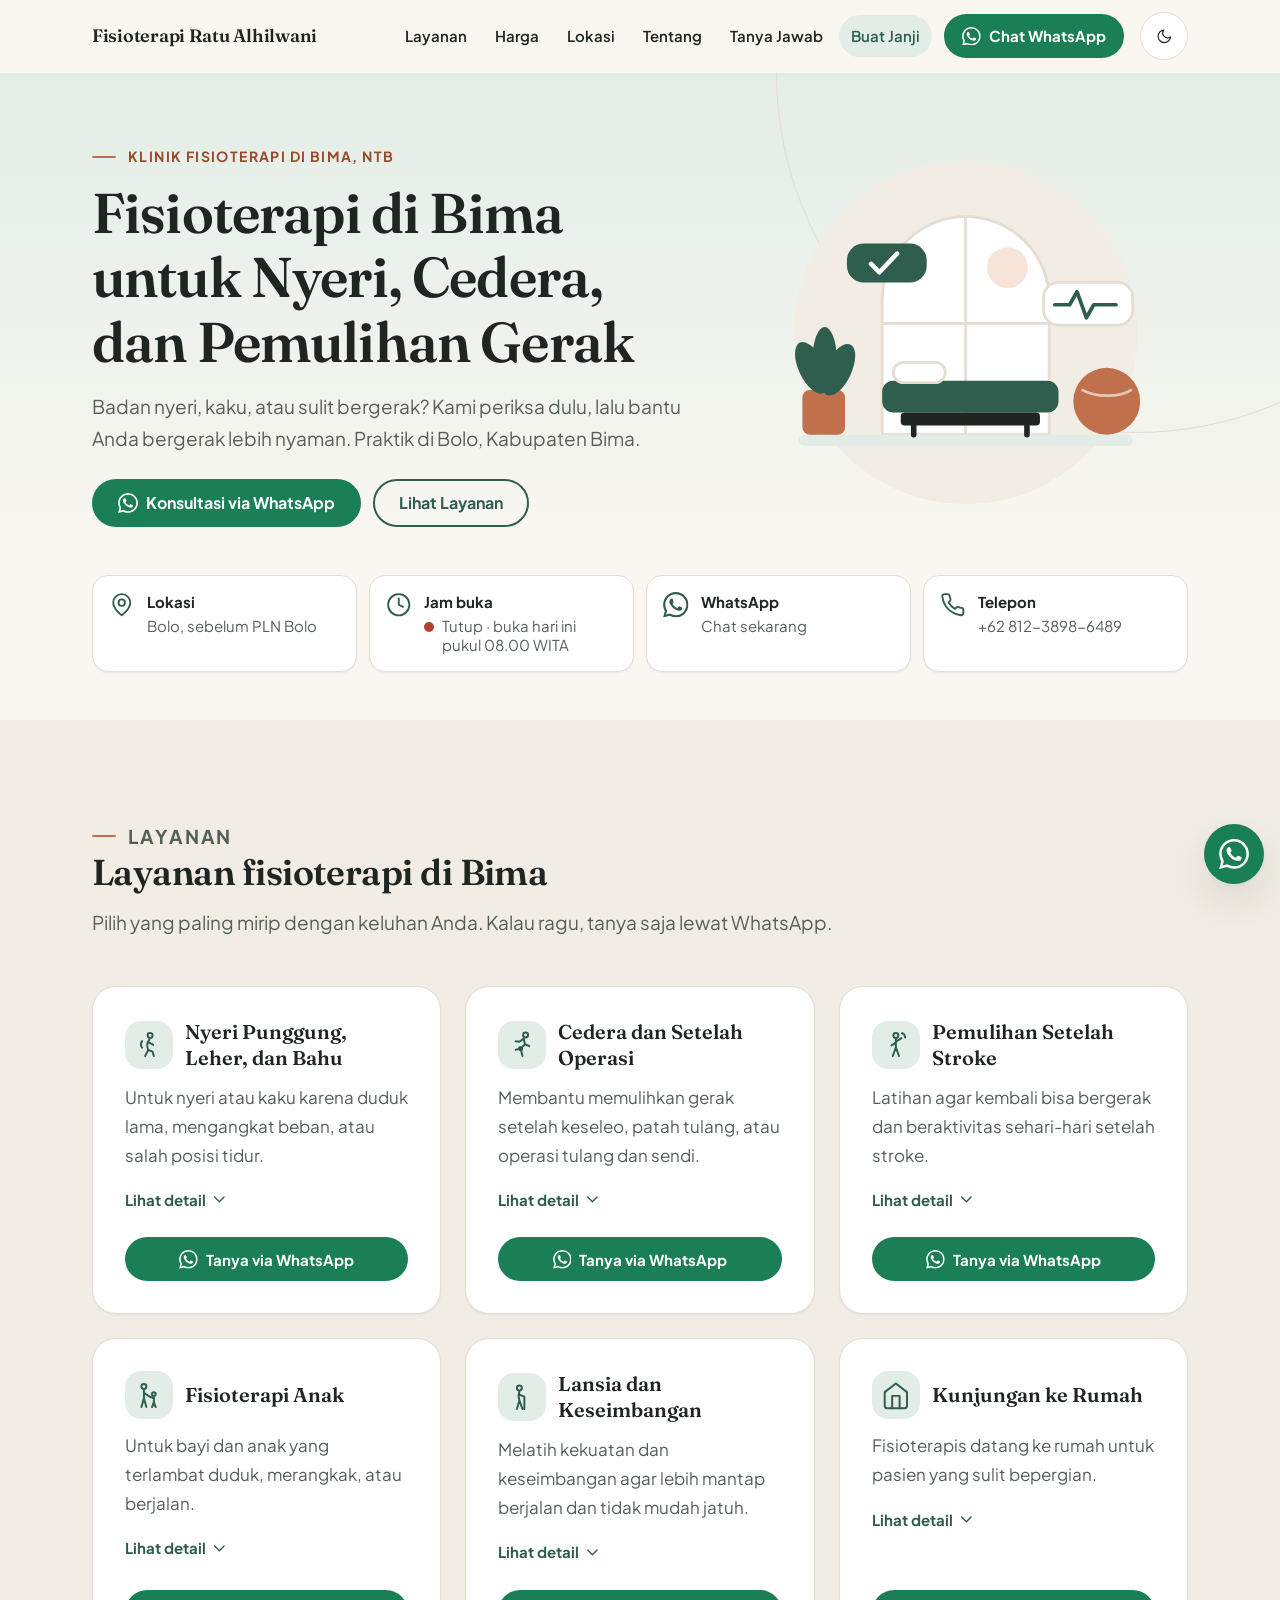
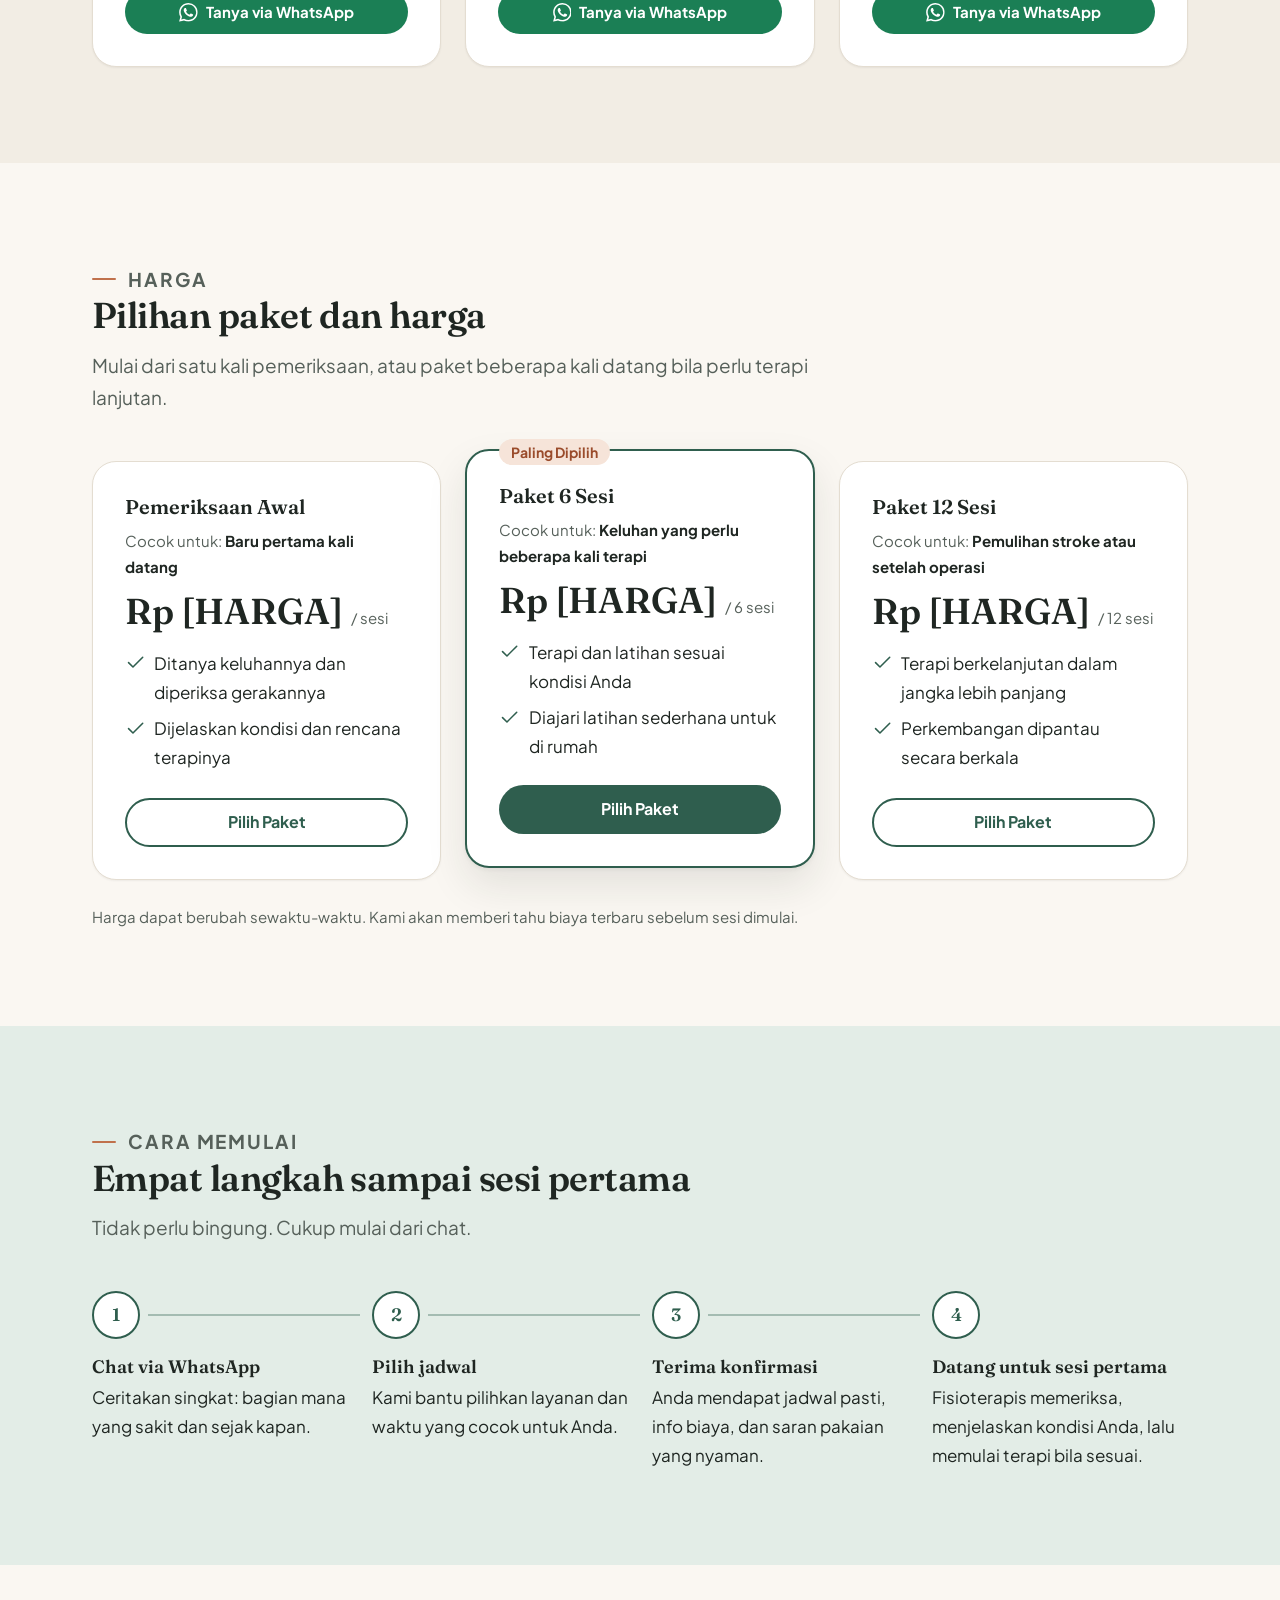
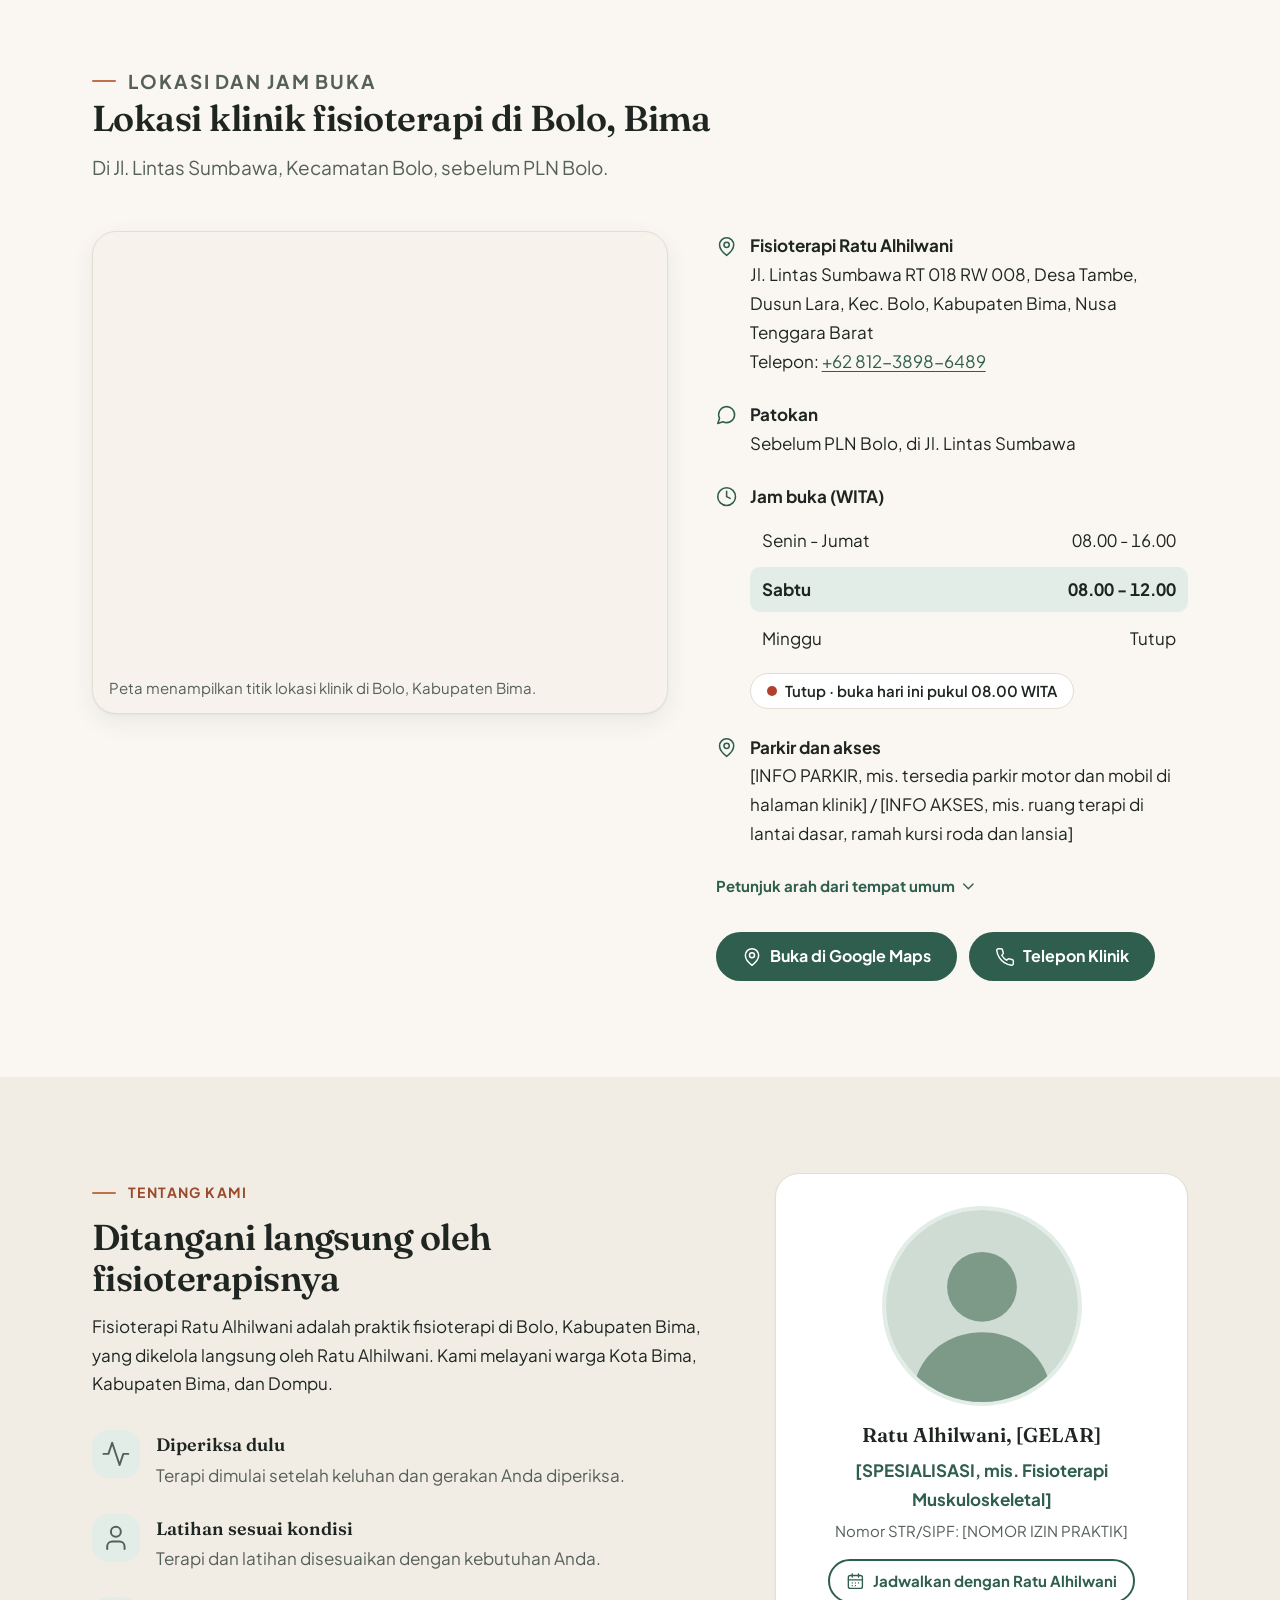
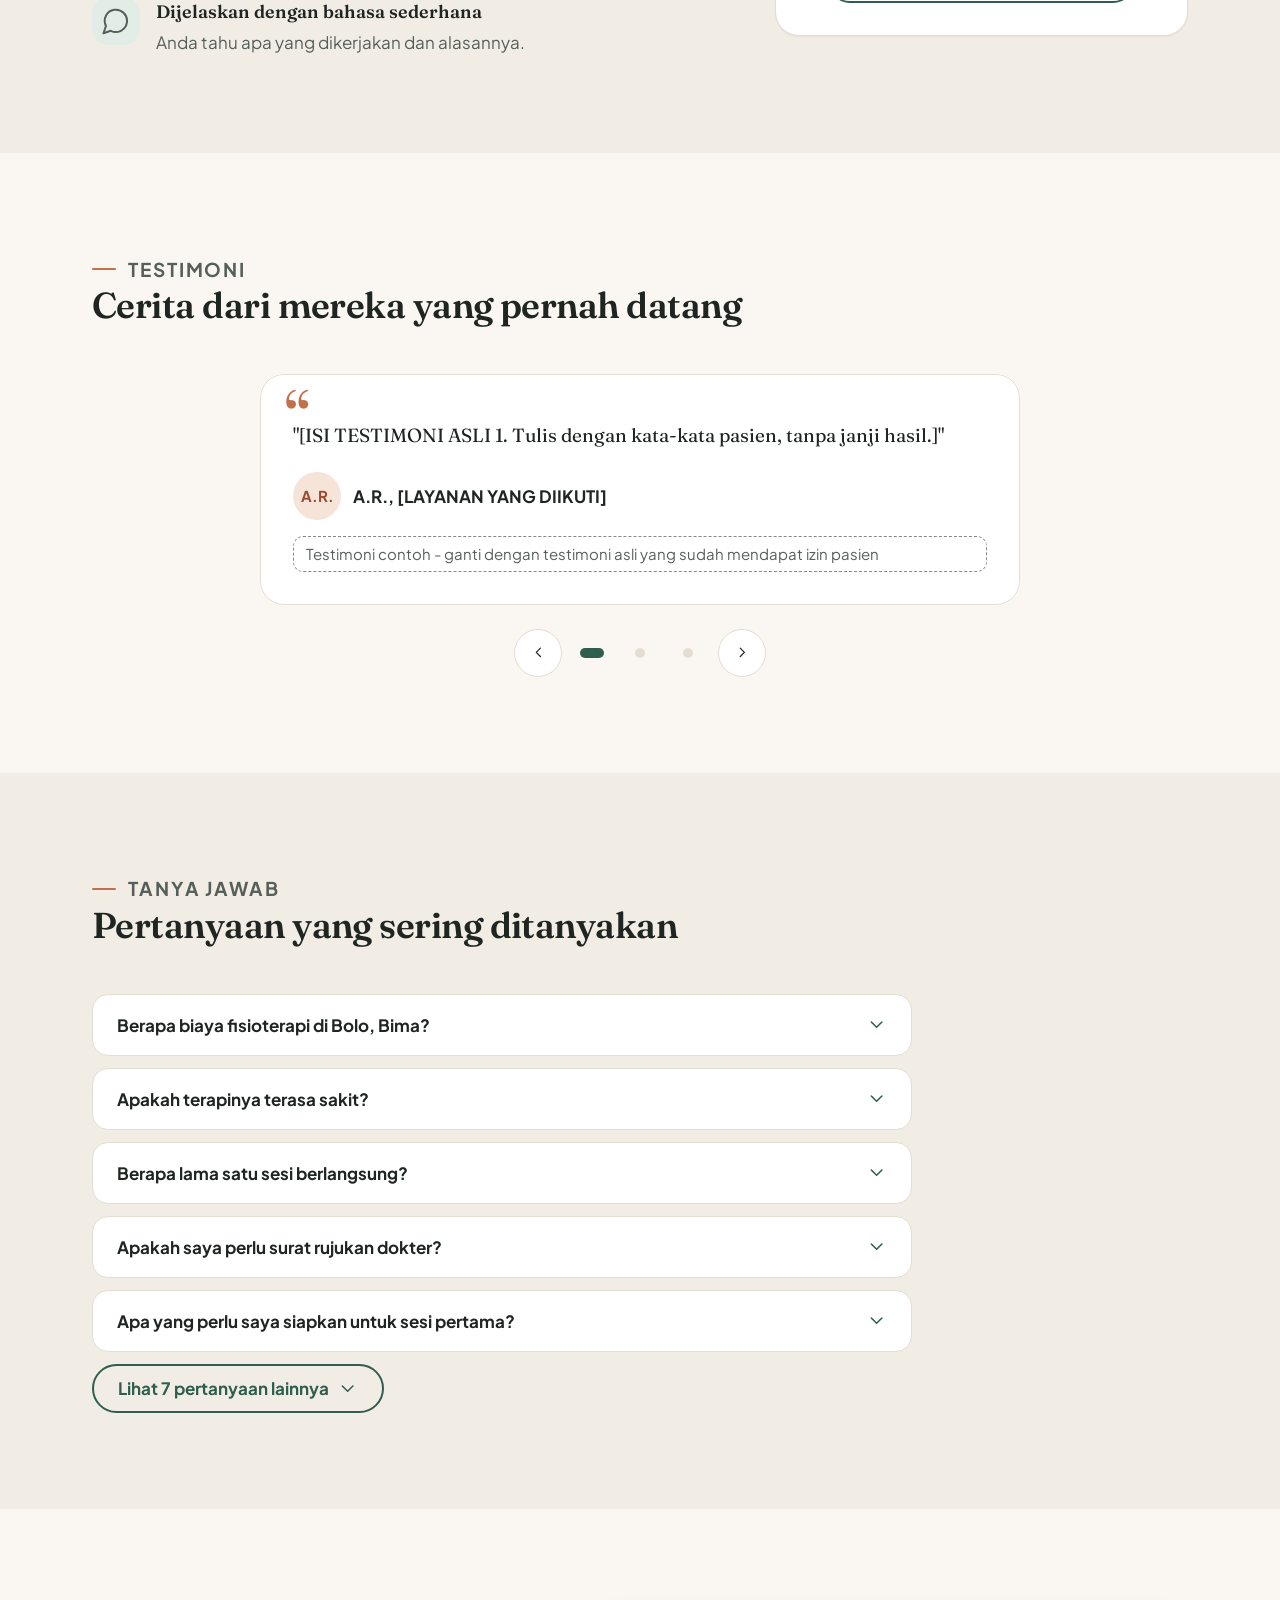
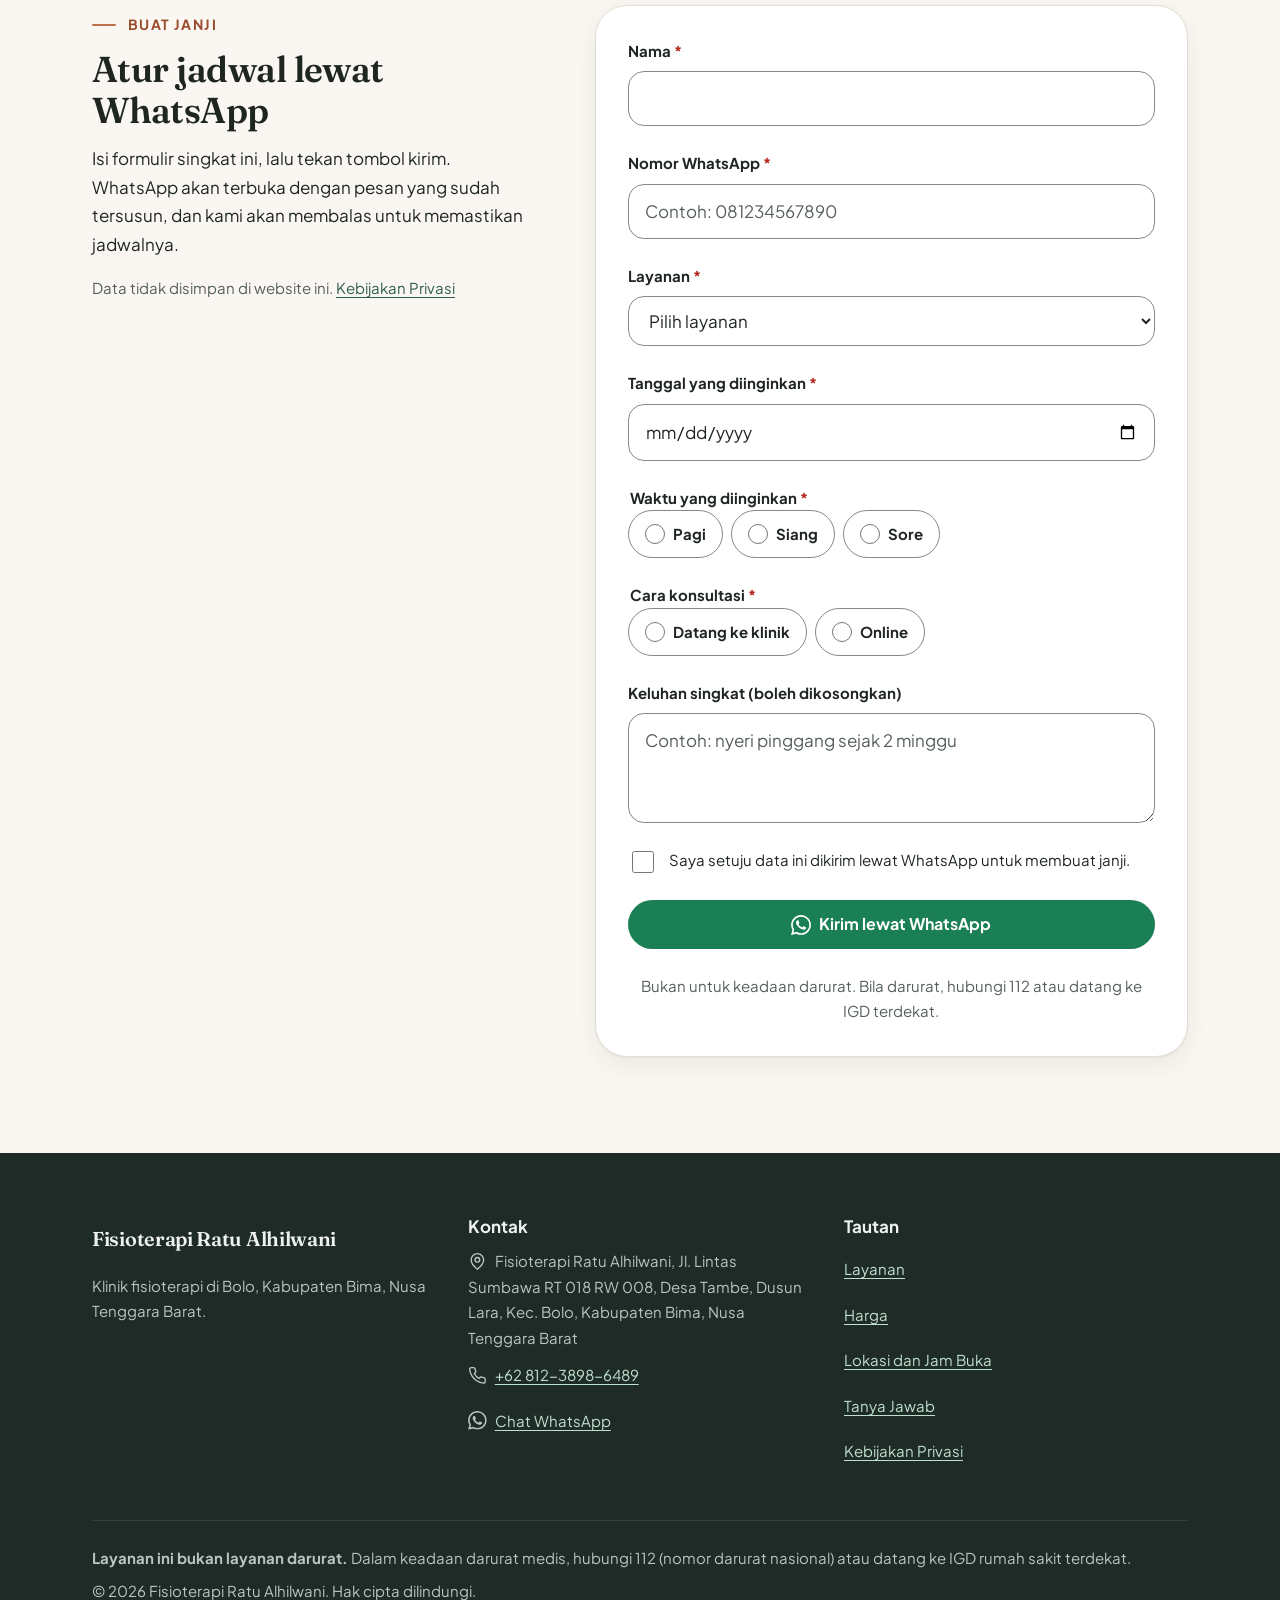
<file: index.html>
<!DOCTYPE html>
<html lang="id">
<head>
  <meta charset="utf-8">
  <meta name="viewport" content="width=device-width, initial-scale=1">

  <!-- Cegah kedipan warna: pasang data-theme sebelum CSS dirender -->
  <script>
    (function () {
      var root = document.documentElement, theme = null;
      root.classList.add('js');
      try { theme = localStorage.getItem('theme'); } catch (e) {}
      if (theme !== 'light' && theme !== 'dark') {
        theme = window.matchMedia && window.matchMedia('(prefers-color-scheme: dark)').matches ? 'dark' : 'light';
      }
      root.setAttribute('data-theme', theme);
    })();
  </script>

  <!-- ===== SEO ON-PAGE =====
       GANTI: Fisioterapi Ratu Alhilwani, [DOMAIN]. -->
  <title>Fisioterapi Ratu Alhilwani | Klinik Fisioterapi Bima, NTB</title>
  <meta name="description" content="Klinik fisioterapi di Bolo, Kabupaten Bima, NTB untuk nyeri punggung, leher, sendi, cedera olahraga, pasca stroke, dan anak. Jadwalkan via WhatsApp.">
  <!-- SEMENTARA untuk review owner: HAPUS noindex saat situs resmi tayang, ganti jadi: index, follow, max-image-preview:large -->
  <meta name="robots" content="noindex, nofollow">
  <link rel="canonical" href="https://[DOMAIN]/">
  <meta name="geo.region" content="ID-NB">
  <meta name="geo.placename" content="Bima">

  <!-- Warna address bar browser (terang / gelap) -->
  <meta name="theme-color" content="#faf7f2" media="(prefers-color-scheme: light)">
  <meta name="theme-color" content="#121715" media="(prefers-color-scheme: dark)">
  <meta name="color-scheme" content="light dark">

  <!-- Open Graph & Twitter Card. GANTI: [DOMAIN], Fisioterapi Ratu Alhilwani. Gambar 1200x630. -->
  <meta property="og:type" content="website">
  <meta property="og:locale" content="id_ID">
  <meta property="og:site_name" content="Fisioterapi Ratu Alhilwani">
  <meta property="og:title" content="Fisioterapi Ratu Alhilwani | Klinik Fisioterapi Bima, NTB">
  <meta property="og:description" content="Fisioterapi di Bima, NTB untuk nyeri, cedera, dan pemulihan gerak. Konsultasi via WhatsApp.">
  <meta property="og:url" content="https://[DOMAIN]/">
  <meta property="og:image" content="https://[DOMAIN]/assets/og-image-fisioterapi-bima.png">
  <meta property="og:image:width" content="1200">
  <meta property="og:image:height" content="630">
  <meta property="og:image:alt" content="Fisioterapi Ratu Alhilwani, klinik fisioterapi di Bima, NTB">
  <meta name="twitter:card" content="summary_large_image">
  <meta name="twitter:title" content="Fisioterapi Ratu Alhilwani | Klinik Fisioterapi Bima, NTB">
  <meta name="twitter:description" content="Fisioterapi di Bima, NTB. Konsultasi via WhatsApp.">
  <meta name="twitter:image" content="https://[DOMAIN]/assets/og-image-fisioterapi-bima.png">

  <!-- Ikon -->
  <link rel="icon" href="assets/favicon.svg" type="image/svg+xml">
  <link rel="apple-touch-icon" href="assets/apple-touch-icon.png">

  <!-- Font: maks. 2 keluarga (Fraunces + Plus Jakarta Sans), dimuat tanpa memblokir render -->
  <link rel="preconnect" href="https://fonts.googleapis.com">
  <link rel="preconnect" href="https://fonts.gstatic.com" crossorigin>
  <link rel="stylesheet" href="https://fonts.googleapis.com/css2?family=Fraunces:wght@500;600&family=Plus+Jakarta+Sans:wght@400;500;600;700&display=swap" media="print" onload="this.media='all'">
  <noscript><link rel="stylesheet" href="https://fonts.googleapis.com/css2?family=Fraunces:wght@500;600&family=Plus+Jakarta+Sans:wght@400;500;600;700&display=swap"></noscript>
  <link rel="stylesheet" href="css/tokens.css">
  <link rel="stylesheet" href="css/style.css">
  <script src="js/main.js" defer></script>

  <!-- ===== STRUCTURED DATA (JSON-LD) =====
       Nilai dalam [KURUNG SIKU] adalah placeholder: ganti sebelum publish.
       NAP (nama, alamat, telepon) harus SAMA PERSIS dengan footer & section Lokasi. -->
  <script type="application/ld+json">
  {
    "@context": "https://schema.org",
    "@type": "MedicalClinic",
    "@id": "https://[DOMAIN]/#klinik",
    "name": "Fisioterapi Ratu Alhilwani",
    "description": "Klinik fisioterapi di Bolo, Kabupaten Bima, Nusa Tenggara Barat untuk nyeri otot dan sendi, cedera, pemulihan setelah stroke, serta fisioterapi anak dan lansia.",
    "medicalSpecialty": "https://schema.org/Physiotherapy",
    "url": "https://[DOMAIN]/",
    "telephone": "+62 812-3898-6489",
    "image": "https://[DOMAIN]/assets/og-image-fisioterapi-bima.png",
    "address": {
      "@type": "PostalAddress",
      "streetAddress": "Jl. Lintas Sumbawa RT 018 RW 008, Desa Tambe, Dusun Lara, Kec. Bolo",
      "addressLocality": "Bima",
      "addressRegion": "Nusa Tenggara Barat",
      "addressCountry": "ID"
    },
    "geo": {
      "@type": "GeoCoordinates",
      "latitude": "-8.5105121",
      "longitude": "118.595913"
    },
    "openingHoursSpecification": [
      {
        "@type": "OpeningHoursSpecification",
        "dayOfWeek": ["Monday", "Tuesday", "Wednesday", "Thursday", "Friday"],
        "opens": "08:00",
        "closes": "16:00"
      },
      {
        "@type": "OpeningHoursSpecification",
        "dayOfWeek": "Saturday",
        "opens": "08:00",
        "closes": "12:00"
      }
    ],
    "areaServed": [
      { "@type": "City", "name": "Kota Bima" },
      { "@type": "AdministrativeArea", "name": "Kabupaten Bima" },
      { "@type": "AdministrativeArea", "name": "Kabupaten Dompu" }
    ],
    "hasMap": "https://www.google.com/maps/search/?api=1&query=-8.5105121,118.595913"
  }
  </script>

  <!-- FAQPage: dihasilkan bersama FAQ di halaman; isi HARUS identik -->
  <script type="application/ld+json">
  {
    "@context": "https://schema.org",
    "@type": "FAQPage",
    "mainEntity": [
      {
        "@type": "Question",
        "name": "Berapa biaya fisioterapi di Bolo, Bima?",
        "acceptedAnswer": {
          "@type": "Answer",
          "text": "Biaya bergantung pada jenis layanan dan paket yang dipilih. Gambaran harga ada di bagian Harga, atau tanyakan langsung via WhatsApp. Harga dapat berubah sewaktu-waktu, sehingga kami akan mengonfirmasi biaya sebelum sesi dimulai."
        }
      },
      {
        "@type": "Question",
        "name": "Apakah terapinya terasa sakit?",
        "acceptedAnswer": {
          "@type": "Answer",
          "text": "Sebagian gerakan mungkin terasa kurang nyaman, terutama pada bagian yang sedang nyeri atau kaku. Fisioterapis akan menyesuaikan kekuatannya, dan Anda boleh bilang kapan saja bila terasa terlalu sakit."
        }
      },
      {
        "@type": "Question",
        "name": "Berapa lama satu sesi berlangsung?",
        "acceptedAnswer": {
          "@type": "Answer",
          "text": "Umumnya 30 sampai 60 menit, tergantung layanannya. Durasi tiap layanan bisa dilihat di bagian Layanan dengan menekan \"Lihat detail\", dan akan dikonfirmasi saat Anda membuat janji."
        }
      },
      {
        "@type": "Question",
        "name": "Apakah saya perlu surat rujukan dokter?",
        "acceptedAnswer": {
          "@type": "Answer",
          "text": "Tidak selalu. Anda bisa langsung datang untuk pemeriksaan awal oleh fisioterapis. Untuk kondisi tertentu, misalnya setelah operasi atau bila ada tanda yang perlu diperiksa dokter, kami akan menyarankan Anda ke dokter lebih dulu. [SESUAIKAN kebijakan klinik terkait rujukan dan jaminan kesehatan]"
        }
      },
      {
        "@type": "Question",
        "name": "Apa yang perlu saya siapkan untuk sesi pertama?",
        "acceptedAnswer": {
          "@type": "Answer",
          "text": "Pakai pakaian longgar yang nyaman. Bawa hasil pemeriksaan yang pernah ada, seperti foto rontgen atau surat dokter, serta daftar obat yang sedang diminum. Tidak apa-apa bila belum punya; fisioterapis tetap akan memulai dengan pemeriksaan."
        }
      },
      {
        "@type": "Question",
        "name": "Berapa kali saya perlu datang?",
        "acceptedAnswer": {
          "@type": "Answer",
          "text": "Setiap orang berbeda. Jumlah pertemuan tergantung kondisi dan tujuan Anda, dan akan dijelaskan fisioterapis setelah pemeriksaan awal. Kami tidak menjanjikan hasil tertentu, tetapi kami akan menyusun latihan yang sesuai dan memantau perkembangannya."
        }
      },
      {
        "@type": "Question",
        "name": "Apakah melayani pasien dari Kabupaten Bima dan Dompu?",
        "acceptedAnswer": {
          "@type": "Answer",
          "text": "Ya, kami menerima pasien dari Kota Bima, Kabupaten Bima, dan Dompu. Hubungi kami via WhatsApp untuk mengatur jadwal yang sesuai dengan perjalanan Anda."
        }
      },
      {
        "@type": "Question",
        "name": "Apakah tersedia sesi online untuk pasien di luar Kota Bima?",
        "acceptedAnswer": {
          "@type": "Answer",
          "text": "Tersedia untuk konsultasi dan panduan latihan. Pasien di luar Kota Bima, termasuk dari Kabupaten Bima, Dompu, atau daerah lain di NTB, dapat mengikuti sesi online selama koneksi internetnya cukup stabil. Bila perlu terapi langsung, kami akan mengatur jadwal datang ke klinik."
        }
      },
      {
        "@type": "Question",
        "name": "Apakah sesi bisa dilakukan online, atau harus datang langsung?",
        "acceptedAnswer": {
          "@type": "Answer",
          "text": "Pemeriksaan awal dan terapi langsung (dengan tangan) paling baik dilakukan di klinik kami di Bolo, Bima. Konsultasi online tersedia untuk tanya jawab keluhan, panduan latihan di rumah, dan pemantauan lanjutan melalui [PLATFORM, mis. Google Meet atau WhatsApp Video]."
        }
      },
      {
        "@type": "Question",
        "name": "Keluhan apa saja yang bisa ditangani fisioterapi?",
        "acceptedAnswer": {
          "@type": "Answer",
          "text": "Misalnya nyeri punggung, leher, dan bahu, nyeri sendi, cedera saat olahraga atau bekerja, pemulihan setelah operasi atau patah tulang, lemah sebelah setelah stroke, lansia yang mudah jatuh, hingga anak yang terlambat duduk atau berjalan. Jika ragu, silakan tanyakan dulu via WhatsApp."
        }
      },
      {
        "@type": "Question",
        "name": "Bagaimana jika saya perlu membatalkan atau mengganti jadwal?",
        "acceptedAnswer": {
          "@type": "Answer",
          "text": "Mohon kabari kami melalui WhatsApp sesegera mungkin agar jadwal bisa diatur ulang. Ketentuan pembatalan: [KEBIJAKAN PEMBATALAN, mis. pemberitahuan minimal 24 jam sebelum sesi]."
        }
      },
      {
        "@type": "Question",
        "name": "Apakah layanan ini bisa dipakai untuk kondisi darurat?",
        "acceptedAnswer": {
          "@type": "Answer",
          "text": "Tidak. Layanan kami bukan layanan darurat. Jika Anda mengalami nyeri dada, sesak napas, lemas atau mati rasa mendadak, atau cedera berat, segera hubungi 112 (nomor darurat nasional) atau datang ke IGD rumah sakit terdekat."
        }
      }
    ]
  }
  </script>

  <script type="application/ld+json">
  {
    "@context": "https://schema.org",
    "@type": "BreadcrumbList",
    "itemListElement": [
      { "@type": "ListItem", "position": 1, "name": "Beranda", "item": "https://[DOMAIN]/" }
    ]
  }
  </script>
</head>

<body>
  <a class="skip-link" href="#konten">Lewati ke konten</a>

  <!-- Target "ke atas": harus elemen NON-sticky (header sticky selalu terlihat sehingga tidak memicu scroll) -->
  <div id="atas"></div>

  <!-- Sprite ikon SVG inline (dipakai ulang lewat <use>) -->
  <svg width="0" height="0" style="position:absolute" aria-hidden="true" focusable="false">
    <defs>
      <symbol id="i-sun" viewBox="0 0 24 24"><circle cx="12" cy="12" r="4"/><path d="M12 2v2M12 20v2M4.93 4.93l1.41 1.41M17.66 17.66l1.41 1.41M2 12h2M20 12h2M6.34 17.66l-1.41 1.41M19.07 4.93l-1.41 1.41"/></symbol>
      <symbol id="i-moon" viewBox="0 0 24 24"><path d="M21 12.79A9 9 0 1 1 11.21 3 7 7 0 0 0 21 12.79z"/></symbol>
      <!-- Ikon layanan fisioterapi: figur manusia sederhana, garis 1.75, ujung membulat -->
      <symbol id="i-back" viewBox="0 0 24 24"><circle cx="13" cy="4.5" r="2"/><path d="M12.5 7.5c-2 2.6-2.4 5.6-1 8.5M11.5 16 9 21M11.5 16l3.5 1.5 1 3.5M12 10l3.5 2"/><path d="M6.5 9c-1.2 1.7-1.2 3.6 0 5.3"/></symbol>
      <symbol id="i-sport" viewBox="0 0 24 24"><circle cx="15" cy="4" r="2"/><path d="M13.5 7 10 9.5l-3-.5M13.5 7l1 4.5 3.5 1.5M14.5 11.5 11 15l-4 1M11 15l1.5 6"/><circle cx="11" cy="15" r="1.25"/></symbol>
      <symbol id="i-stroke" viewBox="0 0 24 24"><circle cx="12" cy="4.5" r="2"/><path d="M12 7.5v6.5M12 9.5l4.5-3M12 10l-3.5 2.5M12 14l-2.5 7M12 14l2.5 7"/><path d="M17 2.5a4 4 0 0 1 2.5 3.5"/></symbol>
      <symbol id="i-elder" viewBox="0 0 24 24"><circle cx="10" cy="4" r="2"/><path d="M10 7c-.8 2-.8 4.3 0 7l-2 7M10 14l2.5 7M10 9.5l4 1.5M14 11v10"/></symbol>
      <symbol id="i-child" viewBox="0 0 24 24"><circle cx="8" cy="4.5" r="2"/><path d="M8 7.5V14l-2 7M8 14l2 7M8 9.5l4.5 3"/><circle cx="16" cy="10.5" r="1.5"/><path d="M16 12.5V17l-1.5 4M16 17l1.5 4M12.5 12.5 16 14"/></symbol>
      <symbol id="i-calendar" viewBox="0 0 24 24"><rect x="3" y="4.5" width="18" height="16.5" rx="2.5"/><path d="M16 2.5v4M8 2.5v4M3 10h18M8 14h.01M12 14h.01M16 14h.01M8 17.5h.01M12 17.5h.01"/></symbol>
      <symbol id="i-menu" viewBox="0 0 24 24"><path d="M4 6h16M4 12h16M4 18h16"/></symbol>
      <symbol id="i-close" viewBox="0 0 24 24"><path d="M18 6 6 18M6 6l12 12"/></symbol>
      <symbol id="i-phone" viewBox="0 0 24 24"><path d="M22 16.92v3a2 2 0 0 1-2.18 2 19.79 19.79 0 0 1-8.63-3.07 19.5 19.5 0 0 1-6-6 19.79 19.79 0 0 1-3.07-8.67A2 2 0 0 1 4.11 2h3a2 2 0 0 1 2 1.72c.13.96.36 1.9.7 2.81a2 2 0 0 1-.45 2.11L8.09 9.91a16 16 0 0 0 6 6l1.27-1.27a2 2 0 0 1 2.11-.45c.91.34 1.85.57 2.81.7A2 2 0 0 1 22 16.92z"/></symbol>
      <symbol id="i-pin" viewBox="0 0 24 24"><path d="M20 10c0 6-8 12-8 12S4 16 4 10a8 8 0 0 1 16 0z"/><circle cx="12" cy="10" r="3"/></symbol>
      <symbol id="i-clock" viewBox="0 0 24 24"><circle cx="12" cy="12" r="10"/><path d="M12 6v6l4 2"/></symbol>
      <symbol id="i-chevron" viewBox="0 0 24 24"><path d="m6 9 6 6 6-6"/></symbol>
      <symbol id="i-up" viewBox="0 0 24 24"><path d="m5 12 7-7 7 7M12 19V5"/></symbol>
      <symbol id="i-left" viewBox="0 0 24 24"><path d="m15 18-6-6 6-6"/></symbol>
      <symbol id="i-right" viewBox="0 0 24 24"><path d="m9 18 6-6-6-6"/></symbol>
      <symbol id="i-check" viewBox="0 0 24 24"><path d="M20 6 9 17l-5-5"/></symbol>
      <symbol id="i-user" viewBox="0 0 24 24"><path d="M19 21v-2a4 4 0 0 0-4-4H9a4 4 0 0 0-4 4v2"/><circle cx="12" cy="7" r="4"/></symbol>
      <symbol id="i-chat" viewBox="0 0 24 24"><path d="M7.9 20A9 9 0 1 0 4 16.1L2 22z"/></symbol>
      <symbol id="i-activity" viewBox="0 0 24 24"><path d="M22 12h-4l-3 9L9 3l-3 9H2"/></symbol>
      <symbol id="i-home" viewBox="0 0 24 24"><path d="m3 9 9-7 9 7v11a2 2 0 0 1-2 2H5a2 2 0 0 1-2-2z"/><path d="M9 22V12h6v10"/></symbol>
      <symbol id="i-whatsapp" viewBox="0 0 24 24"><path fill="currentColor" stroke="none" d="M17.47 14.38c-.3-.15-1.76-.87-2.03-.97-.27-.1-.47-.15-.67.15-.2.3-.77.97-.94 1.16-.17.2-.35.22-.64.07-.3-.15-1.26-.46-2.39-1.48-.88-.79-1.48-1.76-1.65-2.06-.17-.3-.02-.46.13-.6.13-.14.3-.35.45-.52.15-.17.2-.3.3-.5.1-.2.05-.37-.03-.52-.07-.15-.67-1.61-.92-2.2-.24-.58-.49-.5-.67-.51h-.57c-.2 0-.52.07-.79.37-.27.3-1.04 1.02-1.04 2.48s1.07 2.88 1.21 3.07c.15.2 2.1 3.2 5.08 4.49.71.3 1.26.49 1.69.63.71.23 1.36.2 1.87.12.57-.09 1.76-.72 2-1.41.25-.69.25-1.29.17-1.41-.07-.12-.27-.2-.57-.35m-5.42 7.4h-.01a9.87 9.87 0 0 1-5.03-1.38l-.36-.21-3.74.98 1-3.65-.24-.37a9.86 9.86 0 0 1-1.51-5.26c0-5.45 4.44-9.88 9.89-9.88 2.64 0 5.12 1.03 6.99 2.9a9.82 9.82 0 0 1 2.89 6.99c0 5.45-4.44 9.88-9.88 9.88m8.41-18.3A11.82 11.82 0 0 0 12.05 0C5.5 0 .16 5.34.16 11.89c0 2.1.55 4.14 1.59 5.95L.06 24l6.3-1.65a11.88 11.88 0 0 0 5.68 1.45h.01c6.55 0 11.89-5.34 11.89-11.89 0-3.18-1.24-6.17-3.48-8.41z"/></symbol>
    </defs>
  </svg>

  <!-- ============ 1. HEADER / NAVBAR ============ -->
  <header class="site-header">
    <div class="container header-inner">
      <a class="brand" href="#atas" aria-label="Fisioterapi Ratu Alhilwani - ke atas halaman">
        <span>Fisioterapi Ratu Alhilwani</span>
      </a>

      <nav class="nav" id="site-nav" aria-label="Navigasi utama">
        <ul>
          <li><a href="#layanan">Layanan</a></li>
          <li><a href="#harga">Harga</a></li>
          <li><a href="#lokasi">Lokasi</a></li>
          <li><a href="#tentang">Tentang</a></li>
          <li><a href="#faq">Tanya Jawab</a></li>
          <li><a href="#booking">Buat Janji</a></li>
        </ul>
        <a class="btn btn-wa btn-sm nav-cta" href="#booking" data-wa-message="Halo {clinic}, saya ingin bertanya tentang layanan fisioterapi.">
          <svg class="icon" aria-hidden="true"><use href="#i-whatsapp"/></svg> Chat WhatsApp
        </a>
      </nav>

      <div class="header-actions">
        <button class="icon-btn theme-toggle" id="theme-toggle" type="button" aria-label="Beralih ke mode gelap">
          <svg class="icon icon-moon" aria-hidden="true"><use href="#i-moon"/></svg>
          <svg class="icon icon-sun" aria-hidden="true"><use href="#i-sun"/></svg>
        </button>
        <!-- Tombol telepon cepat (hanya tampil di layar kecil) -->
        <a class="icon-btn header-call" href="#lokasi" data-tel-link aria-label="Telepon +62 812-3898-6489"><svg class="icon" aria-hidden="true"><use href="#i-phone"/></svg></a>
        <button class="icon-btn nav-toggle" id="nav-toggle" type="button" aria-expanded="false" aria-controls="site-nav" aria-label="Buka menu">
          <svg class="icon icon-menu" aria-hidden="true"><use href="#i-menu"/></svg>
          <svg class="icon icon-close" aria-hidden="true"><use href="#i-close"/></svg>
        </button>
      </div>
    </div>
  </header>

  <main id="konten">

    <!-- ============ 2. HERO + INFO CEPAT ============ -->
    <section class="hero" id="beranda" aria-labelledby="hero-title">
      <div class="container hero-grid">
        <div class="hero-copy">
          <p class="eyebrow">Klinik Fisioterapi di Bima, NTB</p>
          <h1 id="hero-title">Fisioterapi di Bima untuk Nyeri, Cedera, dan Pemulihan Gerak</h1>
          <p class="lead">Badan nyeri, kaku, atau sulit bergerak? Kami periksa dulu, lalu bantu Anda bergerak lebih nyaman. Praktik di Bolo, Kabupaten Bima.</p>
          <div class="cta-row">
            <a class="btn btn-wa" href="#booking" data-wa-message="Halo {clinic}, saya ingin bertanya tentang layanan fisioterapi.">
              <svg class="icon" aria-hidden="true"><use href="#i-whatsapp"/></svg> Konsultasi via WhatsApp
            </a>
            <a class="btn btn-outline" href="#layanan">Lihat Layanan</a>
          </div>
        </div>

        <!-- Ilustrasi inline (disembunyikan di HP agar info penting lebih cepat terlihat).
             GANTI dengan foto ruang terapi asli, mis. assets/ruang-fisioterapi-ratu-alhilwani-bima.webp -->
        <svg class="hero-art illus" viewBox="0 0 480 400" role="img" aria-label="Ilustrasi ruang fisioterapi di Bima dengan bed terapi, bola latihan, tanaman, dan jendela lengkung">
          <circle cx="240" cy="200" r="185" fill="var(--bg-alt)"/>
          <path d="M150 310V165a90 90 0 0 1 180 0v145z" fill="var(--surface)" stroke="var(--line)" stroke-width="3"/>
          <path d="M240 75v235M150 190h180" stroke="var(--line)" stroke-width="3"/>
          <circle cx="285" cy="130" r="22" fill="var(--accent-soft)"/>
          <rect x="60" y="310" width="360" height="12" rx="6" fill="var(--primary-soft)"/>
          <g transform="translate(-14 0)">
            <rect x="78" y="262" width="46" height="48" rx="8" fill="var(--accent)"/>
            <ellipse cx="88" cy="238" rx="14" ry="30" transform="rotate(-25 88 238)" fill="var(--primary)"/>
            <ellipse cx="102" cy="228" rx="13" ry="34" fill="var(--primary)"/>
            <ellipse cx="117" cy="240" rx="14" ry="30" transform="rotate(25 117 240)" fill="var(--primary)"/>
          </g>
          <rect x="150" y="252" width="190" height="34" rx="12" fill="var(--primary)"/>
          <rect x="162" y="232" width="56" height="22" rx="11" fill="var(--surface)" stroke="var(--line)" stroke-width="3"/>
          <rect x="170" y="286" width="150" height="14" rx="4" fill="var(--text)"/>
          <path d="M184 300v10M306 300v10" stroke="var(--text)" stroke-width="6" stroke-linecap="round"/>
          <circle cx="392" cy="274" r="36" fill="var(--accent)"/>
          <path d="M366 262c14 8 40 8 52 0" fill="none" stroke="var(--on-primary)" stroke-width="3" stroke-linecap="round" opacity="0.6"/>
          <rect x="112" y="104" width="86" height="42" rx="18" fill="var(--primary)"/>
          <path d="M138 126l9 9 19-20" fill="none" stroke="var(--on-primary)" stroke-width="5" stroke-linecap="round" stroke-linejoin="round"/>
          <rect x="324" y="146" width="96" height="46" rx="16" fill="var(--surface)" stroke="var(--line)" stroke-width="3"/>
          <path d="M336 170h16l8-14 10 28 8-14h24" fill="none" stroke="var(--primary)" stroke-width="4" stroke-linecap="round" stroke-linejoin="round"/>
        </svg>
      </div>

      <!-- Info cepat: hal yang paling dicari pengunjung, langsung di bawah hero -->
      <div class="container">
        <ul class="quick-info" aria-label="Info singkat klinik">
          <li><a class="qi" href="#lokasi"><svg class="icon" aria-hidden="true"><use href="#i-pin"/></svg><span><strong>Lokasi</strong>Bolo, sebelum PLN Bolo</span></a></li>
          <li><a class="qi" href="#lokasi" data-open-status><svg class="icon" aria-hidden="true"><use href="#i-clock"/></svg><span><strong>Jam buka</strong><span class="qi-status"><span class="status-dot" aria-hidden="true"></span><span data-open-text>Lihat jadwal</span></span></span></a></li>
          <li><a class="qi" href="#booking" data-wa-message="Halo {clinic}, saya ingin bertanya tentang layanan fisioterapi."><svg class="icon" aria-hidden="true"><use href="#i-whatsapp"/></svg><span><strong>WhatsApp</strong>Chat sekarang</span></a></li>
          <li><a class="qi" href="#lokasi" data-tel-link><svg class="icon" aria-hidden="true"><use href="#i-phone"/></svg><span><strong>Telepon</strong><span data-config-text="phone">+62 812-3898-6489</span></span></a></li>
        </ul>
      </div>
    </section>

    <!-- ============ 3. LAYANAN ============ -->
    <!-- SESUAIKAN: nama, deskripsi, durasi, "cocok untuk". data-service-name juga mengisi pilihan layanan di form. -->
    <section class="section section-alt" id="layanan" aria-labelledby="layanan-title">
      <div class="container">
        <div class="section-head reveal">
          <p class="eyebrow">Layanan</p>
          <h2 id="layanan-title">Layanan fisioterapi di Bima</h2>
          <p>Pilih yang paling mirip dengan keluhan Anda. Kalau ragu, tanya saja lewat WhatsApp.</p>
        </div>
        <div class="grid grid-auto services">
          <article class="card service" data-service-name="Nyeri Punggung, Leher, dan Bahu">
            <div class="service-top">
              <span class="icon-badge"><svg class="icon" aria-hidden="true"><use href="#i-back"/></svg></span>
              <h3>Nyeri Punggung, Leher, dan Bahu</h3>
            </div>
            <p>Untuk nyeri atau kaku karena duduk lama, mengangkat beban, atau salah posisi tidur.</p>
            <details class="svc-more">
              <summary>Lihat detail <svg class="icon" aria-hidden="true"><use href="#i-chevron"/></svg></summary>
              <dl class="service-meta">
                <div><dt>Lama sesi</dt><dd>sekitar 45-60 menit</dd></div>
                <div><dt>Cocok untuk</dt><dd>Pekerja kantoran, pengemudi, petani, dan siapa pun yang sering pegal atau nyeri</dd></div>
              </dl>
            </details>
            <a class="btn btn-wa btn-sm" href="#booking" data-wa-message="Halo {clinic}, saya ingin bertanya tentang layanan Nyeri Punggung, Leher, dan Bahu."><svg class="icon" aria-hidden="true"><use href="#i-whatsapp"/></svg> Tanya via WhatsApp</a>
          </article>

          <article class="card service" data-service-name="Cedera dan Setelah Operasi">
            <div class="service-top">
              <span class="icon-badge"><svg class="icon" aria-hidden="true"><use href="#i-sport"/></svg></span>
              <h3>Cedera dan Setelah Operasi</h3>
            </div>
            <p>Membantu memulihkan gerak setelah keseleo, patah tulang, atau operasi tulang dan sendi.</p>
            <details class="svc-more">
              <summary>Lihat detail <svg class="icon" aria-hidden="true"><use href="#i-chevron"/></svg></summary>
              <dl class="service-meta">
                <div><dt>Lama sesi</dt><dd>sekitar 45-60 menit</dd></div>
                <div><dt>Cocok untuk</dt><dd>Pelajar, atlet, pekerja, dan pasien yang disarankan dokter untuk terapi</dd></div>
              </dl>
            </details>
            <a class="btn btn-wa btn-sm" href="#booking" data-wa-message="Halo {clinic}, saya ingin bertanya tentang layanan Cedera dan Setelah Operasi."><svg class="icon" aria-hidden="true"><use href="#i-whatsapp"/></svg> Tanya via WhatsApp</a>
          </article>

          <article class="card service" data-service-name="Pemulihan Setelah Stroke">
            <div class="service-top">
              <span class="icon-badge"><svg class="icon" aria-hidden="true"><use href="#i-stroke"/></svg></span>
              <h3>Pemulihan Setelah Stroke</h3>
            </div>
            <p>Latihan agar kembali bisa bergerak dan beraktivitas sehari-hari setelah stroke.</p>
            <details class="svc-more">
              <summary>Lihat detail <svg class="icon" aria-hidden="true"><use href="#i-chevron"/></svg></summary>
              <dl class="service-meta">
                <div><dt>Lama sesi</dt><dd>sekitar 60 menit</dd></div>
                <div><dt>Cocok untuk</dt><dd>Pasien yang kondisinya sudah stabil menurut dokter, didampingi keluarga</dd></div>
              </dl>
            </details>
            <a class="btn btn-wa btn-sm" href="#booking" data-wa-message="Halo {clinic}, saya ingin bertanya tentang layanan Pemulihan Setelah Stroke."><svg class="icon" aria-hidden="true"><use href="#i-whatsapp"/></svg> Tanya via WhatsApp</a>
          </article>

          <article class="card service" data-service-name="Fisioterapi Anak">
            <div class="service-top">
              <span class="icon-badge"><svg class="icon" aria-hidden="true"><use href="#i-child"/></svg></span>
              <h3>Fisioterapi Anak</h3>
            </div>
            <p>Untuk bayi dan anak yang terlambat duduk, merangkak, atau berjalan.</p>
            <details class="svc-more">
              <summary>Lihat detail <svg class="icon" aria-hidden="true"><use href="#i-chevron"/></svg></summary>
              <dl class="service-meta">
                <div><dt>Lama sesi</dt><dd>sekitar 30-45 menit</dd></div>
                <div><dt>Cocok untuk</dt><dd>Bayi dan anak; orang tua ikut mendampingi dan diajari latihan di rumah</dd></div>
              </dl>
            </details>
            <a class="btn btn-wa btn-sm" href="#booking" data-wa-message="Halo {clinic}, saya ingin bertanya tentang layanan Fisioterapi Anak."><svg class="icon" aria-hidden="true"><use href="#i-whatsapp"/></svg> Tanya via WhatsApp</a>
          </article>

          <article class="card service" data-service-name="Lansia dan Keseimbangan">
            <div class="service-top">
              <span class="icon-badge"><svg class="icon" aria-hidden="true"><use href="#i-elder"/></svg></span>
              <h3>Lansia dan Keseimbangan</h3>
            </div>
            <p>Melatih kekuatan dan keseimbangan agar lebih mantap berjalan dan tidak mudah jatuh.</p>
            <details class="svc-more">
              <summary>Lihat detail <svg class="icon" aria-hidden="true"><use href="#i-chevron"/></svg></summary>
              <dl class="service-meta">
                <div><dt>Lama sesi</dt><dd>sekitar 45-60 menit</dd></div>
                <div><dt>Cocok untuk</dt><dd>Lansia yang nyeri sendi, mudah goyah, atau sulit berjalan</dd></div>
              </dl>
            </details>
            <a class="btn btn-wa btn-sm" href="#booking" data-wa-message="Halo {clinic}, saya ingin bertanya tentang layanan Lansia dan Keseimbangan."><svg class="icon" aria-hidden="true"><use href="#i-whatsapp"/></svg> Tanya via WhatsApp</a>
          </article>

          <!-- OPSIONAL: hapus kartu ini bila klinik tidak melayani kunjungan rumah -->
          <article class="card service" data-service-name="Kunjungan ke Rumah">
            <div class="service-top">
              <span class="icon-badge"><svg class="icon" aria-hidden="true"><use href="#i-home"/></svg></span>
              <h3>Kunjungan ke Rumah</h3>
            </div>
            <p>Fisioterapis datang ke rumah untuk pasien yang sulit bepergian.</p>
            <details class="svc-more">
              <summary>Lihat detail <svg class="icon" aria-hidden="true"><use href="#i-chevron"/></svg></summary>
              <dl class="service-meta">
                <div><dt>Lama sesi</dt><dd>sekitar 60 menit</dd></div>
                <div><dt>Cocok untuk</dt><dd>Pasien di area [AREA KUNJUNGAN, mis. Kota Bima dan sekitarnya]</dd></div>
              </dl>
            </details>
            <a class="btn btn-wa btn-sm" href="#booking" data-wa-message="Halo {clinic}, saya ingin bertanya tentang layanan Kunjungan ke Rumah."><svg class="icon" aria-hidden="true"><use href="#i-whatsapp"/></svg> Tanya via WhatsApp</a>
          </article>
        </div>
      </div>
    </section>

    <!-- ============ 4. HARGA ============ -->
    <!-- ISI harga asli. Jangan tampilkan harga yang belum pasti. -->
    <section class="section" id="harga" aria-labelledby="harga-title">
      <div class="container">
        <div class="section-head reveal">
          <p class="eyebrow">Harga</p>
          <h2 id="harga-title">Pilihan paket dan harga</h2>
          <p>Mulai dari satu kali pemeriksaan, atau paket beberapa kali datang bila perlu terapi lanjutan.</p>
        </div>
        <div class="grid grid-auto packages">
          <article class="card package" data-package-name="Pemeriksaan Awal">
            <h3>Pemeriksaan Awal</h3>
            <p class="package-fit">Cocok untuk: <strong>Baru pertama kali datang</strong></p>
            <p class="price">Rp [HARGA] <small>/ sesi</small></p>
            <ul class="checklist">
              <li><svg class="icon" aria-hidden="true"><use href="#i-check"/></svg> Ditanya keluhannya dan diperiksa gerakannya</li>
              <li><svg class="icon" aria-hidden="true"><use href="#i-check"/></svg> Dijelaskan kondisi dan rencana terapinya</li>
            </ul>
            <a class="btn btn-outline" href="#booking" data-wa-message="Halo {clinic}, saya tertarik dengan Pemeriksaan Awal.">Pilih Paket</a>
          </article>

          <article class="card package featured" data-package-name="Paket 6 Sesi">
            <span class="badge">Paling Dipilih</span>
            <h3>Paket 6 Sesi</h3>
            <p class="package-fit">Cocok untuk: <strong>Keluhan yang perlu beberapa kali terapi</strong></p>
            <p class="price">Rp [HARGA] <small>/ 6 sesi</small></p>
            <ul class="checklist">
              <li><svg class="icon" aria-hidden="true"><use href="#i-check"/></svg> Terapi dan latihan sesuai kondisi Anda</li>
              <li><svg class="icon" aria-hidden="true"><use href="#i-check"/></svg> Diajari latihan sederhana untuk di rumah</li>
            </ul>
            <a class="btn btn-primary" href="#booking" data-wa-message="Halo {clinic}, saya tertarik dengan Paket 6 Sesi.">Pilih Paket</a>
          </article>

          <article class="card package" data-package-name="Paket 12 Sesi">
            <h3>Paket 12 Sesi</h3>
            <p class="package-fit">Cocok untuk: <strong>Pemulihan stroke atau setelah operasi</strong></p>
            <p class="price">Rp [HARGA] <small>/ 12 sesi</small></p>
            <ul class="checklist">
              <li><svg class="icon" aria-hidden="true"><use href="#i-check"/></svg> Terapi berkelanjutan dalam jangka lebih panjang</li>
              <li><svg class="icon" aria-hidden="true"><use href="#i-check"/></svg> Perkembangan dipantau secara berkala</li>
            </ul>
            <a class="btn btn-outline" href="#booking" data-wa-message="Halo {clinic}, saya tertarik dengan Paket 12 Sesi.">Pilih Paket</a>
          </article>
        </div>
        <p class="price-note">Harga dapat berubah sewaktu-waktu. Kami akan memberi tahu biaya terbaru sebelum sesi dimulai.</p>
      </div>
    </section>

    <!-- ============ 5. ALUR ============ -->
    <section class="section section-tint" id="alur" aria-labelledby="alur-title">
      <div class="container">
        <div class="section-head reveal">
          <p class="eyebrow">Cara Memulai</p>
          <h2 id="alur-title">Empat langkah sampai sesi pertama</h2>
          <p>Tidak perlu bingung. Cukup mulai dari chat.</p>
        </div>
        <ol class="steps">
          <li class="step"><h3>Chat via WhatsApp</h3><p>Ceritakan singkat: bagian mana yang sakit dan sejak kapan.</p></li>
          <li class="step"><h3>Pilih jadwal</h3><p>Kami bantu pilihkan layanan dan waktu yang cocok untuk Anda.</p></li>
          <li class="step"><h3>Terima konfirmasi</h3><p>Anda mendapat jadwal pasti, info biaya, dan saran pakaian yang nyaman.</p></li>
          <li class="step"><h3>Datang untuk sesi pertama</h3><p>Fisioterapis memeriksa, menjelaskan kondisi Anda, lalu memulai terapi bila sesuai.</p></li>
        </ol>
      </div>
    </section>

    <!-- ============ 6. LOKASI & JAM ============ -->
    <!-- NAP di sini HARUS sama persis dengan footer dan JSON-LD -->
    <section class="section" id="lokasi" aria-labelledby="lokasi-title">
      <div class="container">
        <div class="section-head reveal">
          <p class="eyebrow">Lokasi dan Jam Buka</p>
          <h2 id="lokasi-title">Lokasi klinik fisioterapi di Bolo, Bima</h2>
          <p>Di Jl. Lintas Sumbawa, Kecamatan Bolo, sebelum PLN Bolo.</p>
        </div>
        <div class="location-grid">
          <div class="reveal">
            <div class="map-wrap">
              <!-- GANTI src bila perlu: Google Maps > Bagikan > Sematkan peta > salin URL di dalam src="..." -->
              <iframe title="Peta lokasi Fisioterapi Ratu Alhilwani di Bolo, Bima" src="https://www.google.com/maps?q=-8.5105121,118.595913&amp;z=18&amp;output=embed" loading="lazy" referrerpolicy="no-referrer-when-downgrade" allowfullscreen></iframe>
              <p class="map-caption">Peta menampilkan titik lokasi klinik di Bolo, Kabupaten Bima.</p>
            </div>
          </div>
          <div>
            <ul class="info-list">
              <li>
                <svg class="icon" aria-hidden="true"><use href="#i-pin"/></svg>
                <address><strong>Fisioterapi Ratu Alhilwani</strong><br>Jl. Lintas Sumbawa RT 018 RW 008, Desa Tambe, Dusun Lara, Kec. Bolo, Kabupaten Bima, Nusa Tenggara Barat<br>Telepon: <a href="#" data-tel-link><span data-config-text="phone">+62 812-3898-6489</span></a></address>
              </li>
              <li>
                <svg class="icon" aria-hidden="true"><use href="#i-chat"/></svg>
                <div><strong>Patokan</strong><br>Sebelum PLN Bolo, di Jl. Lintas Sumbawa</div>
              </li>
              <li>
                <svg class="icon" aria-hidden="true"><use href="#i-clock"/></svg>
                <div>
                  <strong>Jam buka (WITA)</strong>
                  <!-- SESUAIKAN: jam harus sama dengan CONFIG.hours di js/main.js dan openingHoursSpecification di JSON-LD -->
                  <dl class="hours" aria-label="Jam operasional">
                    <div data-days="1,2,3,4,5"><dt>Senin - Jumat</dt><dd>08.00 - 16.00</dd></div>
                    <div data-days="6"><dt>Sabtu</dt><dd>08.00 - 12.00</dd></div>
                    <div data-days="0"><dt>Minggu</dt><dd>Tutup</dd></div>
                  </dl>
                  <p class="open-status" data-open-status><span class="status-dot" aria-hidden="true"></span><span data-open-text>Memeriksa jam buka...</span></p>
                </div>
              </li>
              <li>
                <svg class="icon" aria-hidden="true"><use href="#i-pin"/></svg>
                <div><strong>Parkir dan akses</strong><br>[INFO PARKIR, mis. tersedia parkir motor dan mobil di halaman klinik] / [INFO AKSES, mis. ruang terapi di lantai dasar, ramah kursi roda dan lansia]</div>
              </li>
            </ul>
            <details class="svc-more directions-toggle">
              <summary>Petunjuk arah dari tempat umum <svg class="icon" aria-hidden="true"><use href="#i-chevron"/></svg></summary>
              <!-- ISI dengan rute nyata dari titik-titik yang umum dikenal warga -->
              <ul class="directions">
                <li><strong>Dari pusat Kota Bima:</strong> [PETUNJUK ARAH]</li>
                <li><strong>Dari Terminal Dara:</strong> [PETUNJUK ARAH]</li>
                <li><strong>Dari Pelabuhan Bima:</strong> [PETUNJUK ARAH]</li>
                <li><strong>Dari Bandara Sultan Muhammad Salahuddin:</strong> [PETUNJUK ARAH]</li>
                <li><strong>Dari Kabupaten Bima dan Dompu:</strong> [PETUNJUK ARAH]</li>
              </ul>
            </details>
            <div class="btn-row">
              <a class="btn btn-primary" href="#" data-directions-link target="_blank" rel="noopener noreferrer"><svg class="icon" aria-hidden="true"><use href="#i-pin"/></svg> Buka di Google Maps</a>
              <a class="btn btn-primary" href="#" data-tel-link><svg class="icon" aria-hidden="true"><use href="#i-phone"/></svg> Telepon Klinik</a>
            </div>
          </div>
        </div>
      </div>
    </section>

    <!-- ============ 7. TENTANG & FISIOTERAPIS ============ -->
    <!-- JANGAN karang gelar/nomor izin. Ganti placeholder dengan data asli. -->
    <section class="section section-alt" id="tentang" aria-labelledby="tentang-title">
      <div class="container about-grid">
        <div class="reveal">
          <p class="eyebrow">Tentang Kami</p>
          <h2 id="tentang-title">Ditangani langsung oleh fisioterapisnya</h2>
          <p>Fisioterapi Ratu Alhilwani adalah praktik fisioterapi di Bolo, Kabupaten Bima, yang dikelola langsung oleh Ratu Alhilwani. Kami melayani warga Kota Bima, Kabupaten Bima, dan Dompu.</p>
          <ul class="reasons">
            <li><span class="icon-badge"><svg class="icon" aria-hidden="true"><use href="#i-activity"/></svg></span><div><strong>Diperiksa dulu</strong><span>Terapi dimulai setelah keluhan dan gerakan Anda diperiksa.</span></div></li>
            <li><span class="icon-badge"><svg class="icon" aria-hidden="true"><use href="#i-user"/></svg></span><div><strong>Latihan sesuai kondisi</strong><span>Terapi dan latihan disesuaikan dengan kebutuhan Anda.</span></div></li>
            <li><span class="icon-badge"><svg class="icon" aria-hidden="true"><use href="#i-chat"/></svg></span><div><strong>Dijelaskan dengan bahasa sederhana</strong><span>Anda tahu apa yang dikerjakan dan alasannya.</span></div></li>
          </ul>
        </div>
        <article class="card therapist reveal" data-therapist-name="Ratu Alhilwani">
          <!-- GANTI foto: assets/ratu-alhilwani-fisioterapis-bima.webp (WebP, 320x320) -->
          <img src="assets/terapis-placeholder.svg" alt="Foto Ratu Alhilwani, fisioterapis di Fisioterapi Ratu Alhilwani, Bolo, Bima" width="220" height="220" loading="lazy">
          <h3>Ratu Alhilwani, [GELAR]</h3>
          <p class="role">[SPESIALISASI, mis. Fisioterapi Muskuloskeletal]</p>
          <p class="license">Nomor STR/SIPF: [NOMOR IZIN PRAKTIK]</p>
          <a class="btn btn-outline btn-sm" href="#booking" data-wa-message="Halo {clinic}, saya ingin menjadwalkan sesi dengan Ratu Alhilwani."><svg class="icon" aria-hidden="true"><use href="#i-calendar"/></svg> Jadwalkan dengan Ratu Alhilwani</a>
        </article>
      </div>
    </section>

    <!-- ============ 8. TESTIMONI ============ -->
    <!-- WAJIB diganti dengan testimoni asli yang sudah mendapat izin pasien. Hanya inisial. -->
    <section class="section" id="testimoni" aria-labelledby="testimoni-title">
      <div class="container">
        <div class="section-head reveal">
          <p class="eyebrow">Testimoni</p>
          <h2 id="testimoni-title">Cerita dari mereka yang pernah datang</h2>
        </div>
        <div class="carousel" data-carousel role="region" aria-roledescription="carousel" aria-label="Testimoni pasien">
          <div class="carousel-track" data-carousel-track tabindex="0" aria-live="polite">
            <figure class="slide" role="group" aria-roledescription="slide" aria-label="1 dari 3">
              <div class="card">
                <blockquote>"[ISI TESTIMONI ASLI 1. Tulis dengan kata-kata pasien, tanpa janji hasil.]"</blockquote>
                <figcaption><span class="avatar-initial" aria-hidden="true">A.R.</span> A.R., [LAYANAN YANG DIIKUTI]</figcaption>
                <span class="placeholder-note sample-tag">Testimoni contoh - ganti dengan testimoni asli yang sudah mendapat izin pasien</span>
              </div>
            </figure>
            <figure class="slide" role="group" aria-roledescription="slide" aria-label="2 dari 3">
              <div class="card">
                <blockquote>"[ISI TESTIMONI ASLI 2. Tulis dengan kata-kata pasien, tanpa janji hasil.]"</blockquote>
                <figcaption><span class="avatar-initial" aria-hidden="true">S.N.</span> S.N., [LAYANAN YANG DIIKUTI]</figcaption>
                <span class="placeholder-note sample-tag">Testimoni contoh - ganti dengan testimoni asli yang sudah mendapat izin pasien</span>
              </div>
            </figure>
            <figure class="slide" role="group" aria-roledescription="slide" aria-label="3 dari 3">
              <div class="card">
                <blockquote>"[ISI TESTIMONI ASLI 3. Tulis dengan kata-kata pasien, tanpa janji hasil.]"</blockquote>
                <figcaption><span class="avatar-initial" aria-hidden="true">M.H.</span> M.H., [LAYANAN YANG DIIKUTI]</figcaption>
                <span class="placeholder-note sample-tag">Testimoni contoh - ganti dengan testimoni asli yang sudah mendapat izin pasien</span>
              </div>
            </figure>
          </div>
          <div class="carousel-controls">
            <button class="icon-btn" type="button" data-carousel-prev aria-label="Testimoni sebelumnya"><svg class="icon" aria-hidden="true"><use href="#i-left"/></svg></button>
            <div class="dots" data-carousel-dots></div>
            <button class="icon-btn" type="button" data-carousel-next aria-label="Testimoni berikutnya"><svg class="icon" aria-hidden="true"><use href="#i-right"/></svg></button>
          </div>
        </div>
      </div>
    </section>

    <!-- ============ 9. TANYA JAWAB (FAQ) ============ -->
    <!-- Isi FAQ dihasilkan bersama FAQPage JSON-LD di <head>: ubah keduanya bersamaan. -->
    <section class="section section-alt" id="faq" aria-labelledby="faq-title">
      <div class="container">
        <div class="section-head reveal">
          <p class="eyebrow">Tanya Jawab</p>
          <h2 id="faq-title">Pertanyaan yang sering ditanyakan</h2>
        </div>
        <div class="faq-list">
          <details class="faq-item">
            <summary>Berapa biaya fisioterapi di Bolo, Bima? <svg class="icon" aria-hidden="true"><use href="#i-chevron"/></svg></summary>
            <div class="faq-answer"><p>Biaya bergantung pada jenis layanan dan paket yang dipilih. Gambaran harga ada di bagian Harga, atau tanyakan langsung via WhatsApp. Harga dapat berubah sewaktu-waktu, sehingga kami akan mengonfirmasi biaya sebelum sesi dimulai.</p></div>
          </details>
          <details class="faq-item">
            <summary>Apakah terapinya terasa sakit? <svg class="icon" aria-hidden="true"><use href="#i-chevron"/></svg></summary>
            <div class="faq-answer"><p>Sebagian gerakan mungkin terasa kurang nyaman, terutama pada bagian yang sedang nyeri atau kaku. Fisioterapis akan menyesuaikan kekuatannya, dan Anda boleh bilang kapan saja bila terasa terlalu sakit.</p></div>
          </details>
          <details class="faq-item">
            <summary>Berapa lama satu sesi berlangsung? <svg class="icon" aria-hidden="true"><use href="#i-chevron"/></svg></summary>
            <div class="faq-answer"><p>Umumnya 30 sampai 60 menit, tergantung layanannya. Durasi tiap layanan bisa dilihat di bagian Layanan dengan menekan "Lihat detail", dan akan dikonfirmasi saat Anda membuat janji.</p></div>
          </details>
          <details class="faq-item">
            <summary>Apakah saya perlu surat rujukan dokter? <svg class="icon" aria-hidden="true"><use href="#i-chevron"/></svg></summary>
            <div class="faq-answer"><p>Tidak selalu. Anda bisa langsung datang untuk pemeriksaan awal oleh fisioterapis. Untuk kondisi tertentu, misalnya setelah operasi atau bila ada tanda yang perlu diperiksa dokter, kami akan menyarankan Anda ke dokter lebih dulu. [SESUAIKAN kebijakan klinik terkait rujukan dan jaminan kesehatan]</p></div>
          </details>
          <details class="faq-item">
            <summary>Apa yang perlu saya siapkan untuk sesi pertama? <svg class="icon" aria-hidden="true"><use href="#i-chevron"/></svg></summary>
            <div class="faq-answer"><p>Pakai pakaian longgar yang nyaman. Bawa hasil pemeriksaan yang pernah ada, seperti foto rontgen atau surat dokter, serta daftar obat yang sedang diminum. Tidak apa-apa bila belum punya; fisioterapis tetap akan memulai dengan pemeriksaan.</p></div>
          </details>
          <details class="faq-more">
            <summary class="faq-more-toggle">Lihat 7 pertanyaan lainnya <svg class="icon" aria-hidden="true"><use href="#i-chevron"/></svg></summary>
            <div class="faq-list">
          <details class="faq-item">
            <summary>Berapa kali saya perlu datang? <svg class="icon" aria-hidden="true"><use href="#i-chevron"/></svg></summary>
            <div class="faq-answer"><p>Setiap orang berbeda. Jumlah pertemuan tergantung kondisi dan tujuan Anda, dan akan dijelaskan fisioterapis setelah pemeriksaan awal. Kami tidak menjanjikan hasil tertentu, tetapi kami akan menyusun latihan yang sesuai dan memantau perkembangannya.</p></div>
          </details>
          <details class="faq-item">
            <summary>Apakah melayani pasien dari Kabupaten Bima dan Dompu? <svg class="icon" aria-hidden="true"><use href="#i-chevron"/></svg></summary>
            <div class="faq-answer"><p>Ya, kami menerima pasien dari Kota Bima, Kabupaten Bima, dan Dompu. Hubungi kami via WhatsApp untuk mengatur jadwal yang sesuai dengan perjalanan Anda.</p></div>
          </details>
          <details class="faq-item">
            <summary>Apakah tersedia sesi online untuk pasien di luar Kota Bima? <svg class="icon" aria-hidden="true"><use href="#i-chevron"/></svg></summary>
            <div class="faq-answer"><p>Tersedia untuk konsultasi dan panduan latihan. Pasien di luar Kota Bima, termasuk dari Kabupaten Bima, Dompu, atau daerah lain di NTB, dapat mengikuti sesi online selama koneksi internetnya cukup stabil. Bila perlu terapi langsung, kami akan mengatur jadwal datang ke klinik.</p></div>
          </details>
          <details class="faq-item">
            <summary>Apakah sesi bisa dilakukan online, atau harus datang langsung? <svg class="icon" aria-hidden="true"><use href="#i-chevron"/></svg></summary>
            <div class="faq-answer"><p>Pemeriksaan awal dan terapi langsung (dengan tangan) paling baik dilakukan di klinik kami di Bolo, Bima. Konsultasi online tersedia untuk tanya jawab keluhan, panduan latihan di rumah, dan pemantauan lanjutan melalui [PLATFORM, mis. Google Meet atau WhatsApp Video].</p></div>
          </details>
          <details class="faq-item">
            <summary>Keluhan apa saja yang bisa ditangani fisioterapi? <svg class="icon" aria-hidden="true"><use href="#i-chevron"/></svg></summary>
            <div class="faq-answer"><p>Misalnya nyeri punggung, leher, dan bahu, nyeri sendi, cedera saat olahraga atau bekerja, pemulihan setelah operasi atau patah tulang, lemah sebelah setelah stroke, lansia yang mudah jatuh, hingga anak yang terlambat duduk atau berjalan. Jika ragu, silakan tanyakan dulu via WhatsApp.</p></div>
          </details>
          <details class="faq-item">
            <summary>Bagaimana jika saya perlu membatalkan atau mengganti jadwal? <svg class="icon" aria-hidden="true"><use href="#i-chevron"/></svg></summary>
            <div class="faq-answer"><p>Mohon kabari kami melalui WhatsApp sesegera mungkin agar jadwal bisa diatur ulang. Ketentuan pembatalan: [KEBIJAKAN PEMBATALAN, mis. pemberitahuan minimal 24 jam sebelum sesi].</p></div>
          </details>
          <details class="faq-item">
            <summary>Apakah layanan ini bisa dipakai untuk kondisi darurat? <svg class="icon" aria-hidden="true"><use href="#i-chevron"/></svg></summary>
            <div class="faq-answer"><p>Tidak. Layanan kami bukan layanan darurat. Jika Anda mengalami nyeri dada, sesak napas, lemas atau mati rasa mendadak, atau cedera berat, segera hubungi 112 (nomor darurat nasional) atau datang ke IGD rumah sakit terdekat.</p></div>
          </details>
            </div>
          </details>
        </div>
      </div>
    </section>

    <!-- ============ 10. BUAT JANJI (FORM) ============ -->
    <section class="section" id="booking" aria-labelledby="booking-title">
      <div class="container booking-grid">
        <div class="reveal">
          <p class="eyebrow">Buat Janji</p>
          <h2 id="booking-title">Atur jadwal lewat WhatsApp</h2>
          <p>Isi formulir singkat ini, lalu tekan tombol kirim. WhatsApp akan terbuka dengan pesan yang sudah tersusun, dan kami akan membalas untuk memastikan jadwalnya.</p>
          <p class="form-privacy">Data tidak disimpan di website ini. <a href="privacy.html">Kebijakan Privasi</a></p>
        </div>

        <form class="card form reveal" id="booking-form" novalidate>
          <div class="field">
            <label for="f-name">Nama <span class="req" aria-hidden="true">*</span></label>
            <input type="text" id="f-name" name="name" autocomplete="name" required aria-describedby="e-name" maxlength="80">
            <p class="field-error" id="e-name"></p>
          </div>
          <div class="field">
            <label for="f-wa">Nomor WhatsApp <span class="req" aria-hidden="true">*</span></label>
            <input type="tel" id="f-wa" name="wa" inputmode="tel" autocomplete="tel" placeholder="Contoh: 081234567890" required aria-describedby="e-wa" maxlength="20">
            <p class="field-error" id="e-wa"></p>
          </div>
          <div class="field">
            <label for="f-service">Layanan <span class="req" aria-hidden="true">*</span></label>
            <select id="f-service" name="service" required aria-describedby="e-service" data-fill="service">
              <option value="">Pilih layanan</option>
              <option value="Belum tahu, mohon disarankan">Belum tahu, mohon disarankan</option>
            </select>
            <p class="field-error" id="e-service"></p>
          </div>
          <div class="field">
            <label for="f-date">Tanggal yang diinginkan <span class="req" aria-hidden="true">*</span></label>
            <input type="date" id="f-date" name="date" required aria-describedby="e-date">
            <p class="field-error" id="e-date"></p>
          </div>
          <fieldset class="field" aria-describedby="e-time">
            <legend>Waktu yang diinginkan <span class="req" aria-hidden="true">*</span></legend>
            <div class="choice-group">
              <label class="choice"><input type="radio" name="time" value="Pagi"> Pagi</label>
              <label class="choice"><input type="radio" name="time" value="Siang"> Siang</label>
              <label class="choice"><input type="radio" name="time" value="Sore"> Sore</label>
            </div>
            <p class="field-error" id="e-time"></p>
          </fieldset>
          <fieldset class="field" aria-describedby="e-mode">
            <legend>Cara konsultasi <span class="req" aria-hidden="true">*</span></legend>
            <div class="choice-group">
              <label class="choice"><input type="radio" name="mode" value="Datang ke klinik"> Datang ke klinik</label>
              <label class="choice"><input type="radio" name="mode" value="Konsultasi online"> Online</label>
            </div>
            <p class="field-error" id="e-mode"></p>
          </fieldset>
          <div class="field">
            <label for="f-note">Keluhan singkat (boleh dikosongkan)</label>
            <textarea id="f-note" name="note" maxlength="500" placeholder="Contoh: nyeri pinggang sejak 2 minggu"></textarea>
          </div>
          <div class="field">
            <label class="consent" for="f-consent">
              <input type="checkbox" id="f-consent" name="consent" required aria-describedby="e-consent">
              <span>Saya setuju data ini dikirim lewat WhatsApp untuk membuat janji.</span>
            </label>
            <p class="field-error" id="e-consent"></p>
          </div>
          <button class="btn btn-wa btn-block" type="submit"><svg class="icon" aria-hidden="true"><use href="#i-whatsapp"/></svg> Kirim lewat WhatsApp</button>
          <p class="form-status" id="form-status" role="status" aria-live="polite"></p>
          <p class="form-note">Bukan untuk keadaan darurat. Bila darurat, hubungi 112 atau datang ke IGD terdekat.</p>
        </form>
      </div>
    </section>
  </main>

  <!-- ============ 11. FOOTER ============ -->
  <footer class="site-footer">
    <div class="container">
      <div class="footer-grid">
        <div>
          <a class="brand" href="#atas" aria-label="Fisioterapi Ratu Alhilwani - ke atas halaman">
            <span>Fisioterapi Ratu Alhilwani</span>
          </a>
          <p>Klinik fisioterapi di Bolo, Kabupaten Bima, Nusa Tenggara Barat.</p>
        </div>
        <div>
          <h2>Kontak</h2>
          <address>
            <ul class="footer-links">
              <li><svg class="icon" aria-hidden="true"><use href="#i-pin"/></svg>Fisioterapi Ratu Alhilwani, Jl. Lintas Sumbawa RT 018 RW 008, Desa Tambe, Dusun Lara, Kec. Bolo, Kabupaten Bima, Nusa Tenggara Barat</li>
              <li><svg class="icon" aria-hidden="true"><use href="#i-phone"/></svg><a href="#" data-tel-link><span data-config-text="phone">+62 812-3898-6489</span></a></li>
              <li><svg class="icon" aria-hidden="true"><use href="#i-whatsapp"/></svg><a href="#booking" data-wa-message="Halo {clinic}, saya ingin bertanya tentang layanan fisioterapi.">Chat WhatsApp</a></li>
            </ul>
          </address>
        </div>
        <div>
          <h2>Tautan</h2>
          <ul class="footer-links">
            <li><a href="#layanan">Layanan</a></li>
            <li><a href="#harga">Harga</a></li>
            <li><a href="#lokasi">Lokasi dan Jam Buka</a></li>
            <li><a href="#faq">Tanya Jawab</a></li>
            <li><a href="privacy.html">Kebijakan Privasi</a></li>
          </ul>
        </div>
      </div>
      <div class="footer-bottom">
        <p><strong>Layanan ini bukan layanan darurat.</strong> Dalam keadaan darurat medis, hubungi 112 (nomor darurat nasional) atau datang ke IGD rumah sakit terdekat.</p>
        <p>&copy; <span data-year>2026</span> Fisioterapi Ratu Alhilwani. Hak cipta dilindungi.</p>
      </div>
    </div>
  </footer>

  <!-- Tombol melayang: WhatsApp (bawah) + kembali ke atas (di atasnya, tidak saling menutupi) -->
  <div class="fab-stack">
    <a class="fab-top" id="back-to-top" href="#atas" aria-label="Kembali ke atas"><svg class="icon" aria-hidden="true"><use href="#i-up"/></svg></a>
    <div class="fab-wa-wrap">
      <a class="fab-wa" href="#booking" data-wa-message="Halo {clinic}, saya ingin bertanya tentang layanan fisioterapi." aria-label="Chat dengan kami via WhatsApp"><svg class="icon" aria-hidden="true"><use href="#i-whatsapp"/></svg></a>
      <span class="fab-tooltip" aria-hidden="true">Chat dengan kami</span>
    </div>
  </div>
</body>
</html>
</file>
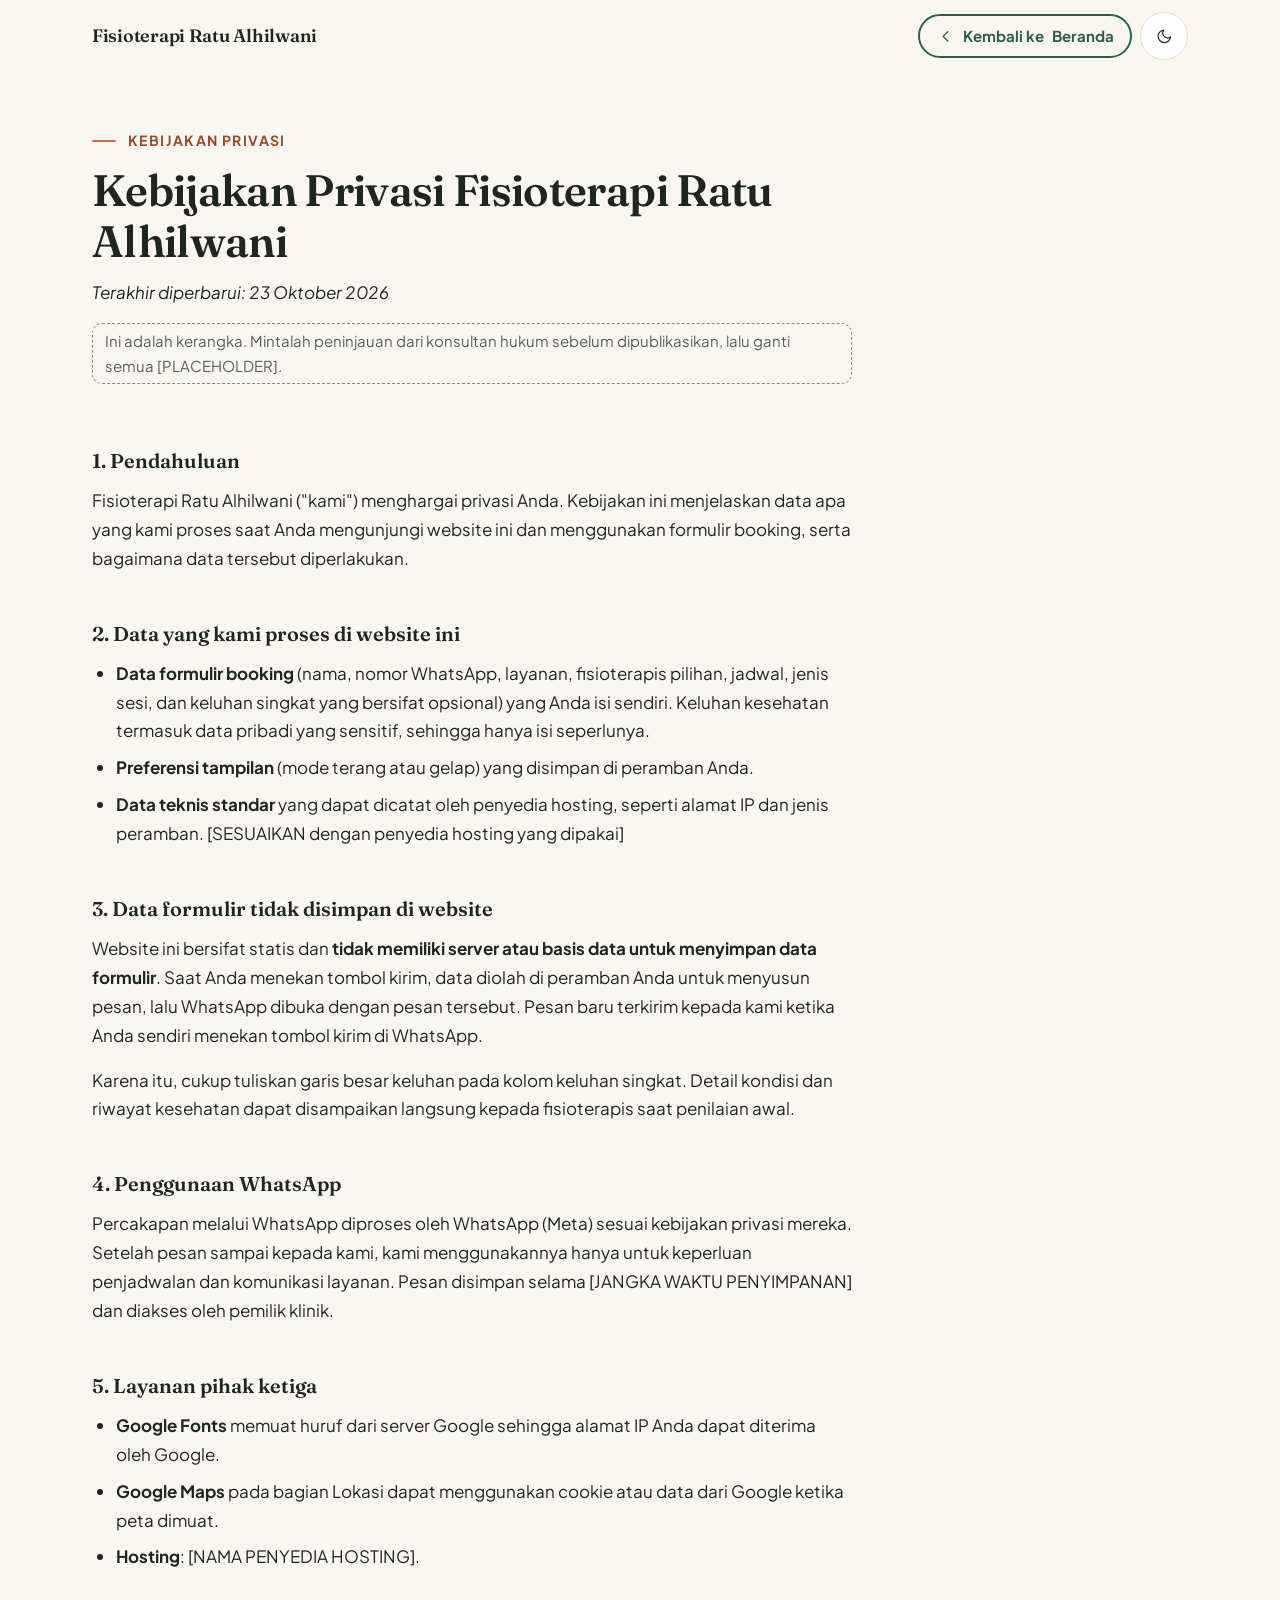
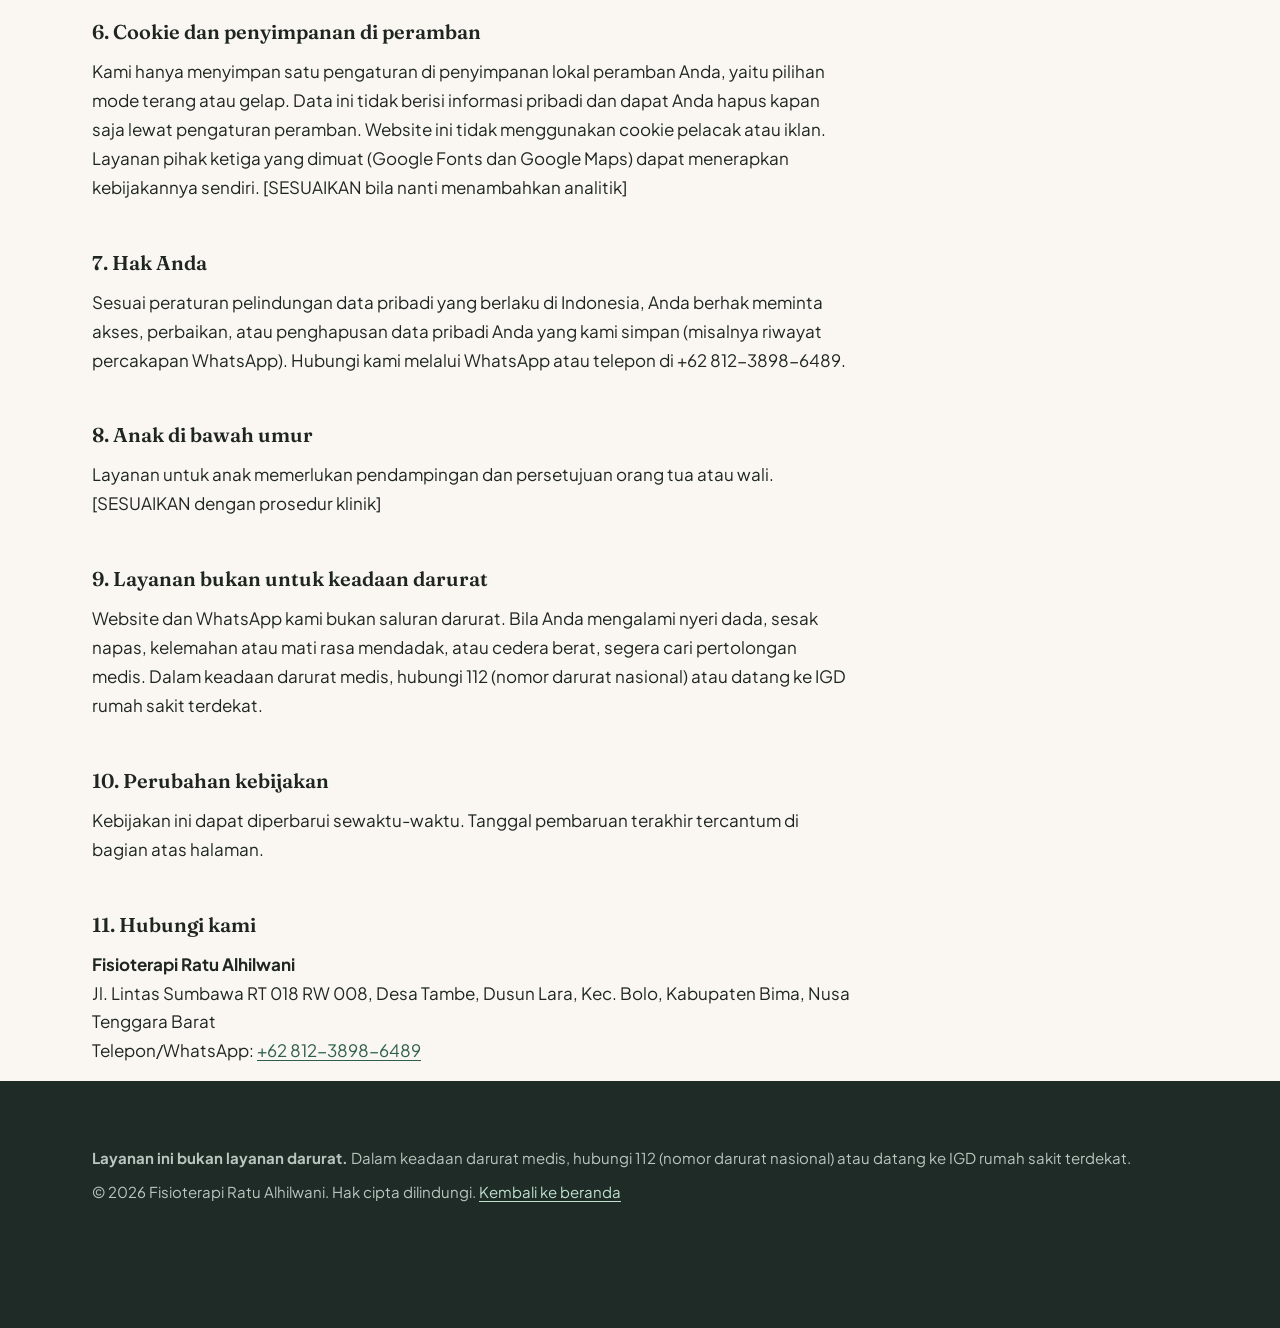
<file: privacy.html>
<!DOCTYPE html>
<html lang="id">
<head>
  <meta charset="utf-8">
  <meta name="viewport" content="width=device-width, initial-scale=1">
  <!-- Cegah kedipan warna: pasang data-theme sebelum CSS dirender -->
  <script>
    (function () {
      var root = document.documentElement, theme = null;
      root.classList.add('js');
      try { theme = localStorage.getItem('theme'); } catch (e) {}
      if (theme !== 'light' && theme !== 'dark') {
        theme = window.matchMedia && window.matchMedia('(prefers-color-scheme: dark)').matches ? 'dark' : 'light';
      }
      root.setAttribute('data-theme', theme);
    })();
  </script>

  <!-- GANTI: Fisioterapi Ratu Alhilwani, [DOMAIN] -->
  <title>Kebijakan Privasi | Fisioterapi Ratu Alhilwani, Bolo, Bima</title>
  <meta name="description" content="Kebijakan privasi Fisioterapi Ratu Alhilwani, Bima, NTB: data formulir booking tidak disimpan di website dan dikirim langsung melalui WhatsApp.">
  <!-- SEMENTARA: HAPUS noindex saat situs resmi tayang, ganti jadi: index, follow -->
  <meta name="robots" content="noindex, nofollow">
  <link rel="canonical" href="https://[DOMAIN]/privacy.html">
  <!-- Warna address bar browser (terang / gelap) -->
  <meta name="theme-color" content="#faf7f2" media="(prefers-color-scheme: light)">
  <meta name="theme-color" content="#121715" media="(prefers-color-scheme: dark)">
  <meta name="color-scheme" content="light dark">
  <meta property="og:type" content="website">
  <meta property="og:locale" content="id_ID">
  <meta property="og:title" content="Kebijakan Privasi | Fisioterapi Ratu Alhilwani">
  <meta property="og:description" content="Bagaimana Fisioterapi Ratu Alhilwani memperlakukan data Anda.">
  <meta property="og:url" content="https://[DOMAIN]/privacy.html">
  <meta property="og:image" content="https://[DOMAIN]/assets/og-image-fisioterapi-bima.png">
  <meta name="twitter:card" content="summary_large_image">
  <link rel="icon" href="assets/favicon.svg" type="image/svg+xml">
  <link rel="apple-touch-icon" href="assets/apple-touch-icon.png">

  <link rel="preconnect" href="https://fonts.googleapis.com">
  <link rel="preconnect" href="https://fonts.gstatic.com" crossorigin>
  <link rel="stylesheet" href="https://fonts.googleapis.com/css2?family=Fraunces:wght@500;600&family=Plus+Jakarta+Sans:wght@400;500;600;700&display=swap" media="print" onload="this.media='all'">
  <noscript><link rel="stylesheet" href="https://fonts.googleapis.com/css2?family=Fraunces:wght@500;600&family=Plus+Jakarta+Sans:wght@400;500;600;700&display=swap"></noscript>
  <link rel="stylesheet" href="css/tokens.css">
  <link rel="stylesheet" href="css/style.css">
  <script src="js/main.js" defer></script>

  <script type="application/ld+json">
  {
    "@context": "https://schema.org",
    "@type": "BreadcrumbList",
    "itemListElement": [
      { "@type": "ListItem", "position": 1, "name": "Beranda", "item": "https://[DOMAIN]/" },
      { "@type": "ListItem", "position": 2, "name": "Kebijakan Privasi", "item": "https://[DOMAIN]/privacy.html" }
    ]
  }
  </script>
</head>

<body>
  <a class="skip-link" href="#konten">Lewati ke konten</a>

  <svg width="0" height="0" style="position:absolute" aria-hidden="true" focusable="false">
    <defs>
      <symbol id="i-sun" viewBox="0 0 24 24"><circle cx="12" cy="12" r="4"/><path d="M12 2v2M12 20v2M4.93 4.93l1.41 1.41M17.66 17.66l1.41 1.41M2 12h2M20 12h2M6.34 17.66l-1.41 1.41M19.07 4.93l-1.41 1.41"/></symbol>
      <symbol id="i-moon" viewBox="0 0 24 24"><path d="M21 12.79A9 9 0 1 1 11.21 3 7 7 0 0 0 21 12.79z"/></symbol>
      <symbol id="i-left" viewBox="0 0 24 24"><path d="m15 18-6-6 6-6"/></symbol>
    </defs>
  </svg>

  <header class="site-header">
    <div class="container header-inner">
      <a class="brand" href="index.html" aria-label="Fisioterapi Ratu Alhilwani - ke beranda">
        <span>Fisioterapi Ratu Alhilwani</span>
      </a>
      <div class="header-actions">
        <a class="btn btn-outline btn-sm back-home" href="index.html" aria-label="Kembali ke beranda"><svg class="icon" aria-hidden="true"><use href="#i-left"/></svg> <span class="back-label-long">Kembali ke </span>Beranda</a>
        <button class="icon-btn theme-toggle" id="theme-toggle" type="button" aria-label="Beralih ke mode gelap">
          <svg class="icon icon-moon" aria-hidden="true"><use href="#i-moon"/></svg>
          <svg class="icon icon-sun" aria-hidden="true"><use href="#i-sun"/></svg>
        </button>
      </div>
    </div>
  </header>

  <main id="konten" class="section page-top">
    <div class="container">
      <article class="prose">
        <p class="eyebrow">Kebijakan Privasi</p>
        <h1>Kebijakan Privasi Fisioterapi Ratu Alhilwani</h1>
        <p><em>Terakhir diperbarui: 23 Oktober 2026</em></p>
        <p class="placeholder-note">Ini adalah kerangka. Mintalah peninjauan dari konsultan hukum sebelum dipublikasikan, lalu ganti semua [PLACEHOLDER].</p>

        <h2>1. Pendahuluan</h2>
        <p>Fisioterapi Ratu Alhilwani ("kami") menghargai privasi Anda. Kebijakan ini menjelaskan data apa yang kami proses saat Anda mengunjungi website ini dan menggunakan formulir booking, serta bagaimana data tersebut diperlakukan.</p>

        <h2>2. Data yang kami proses di website ini</h2>
        <ul>
          <li><strong>Data formulir booking</strong> (nama, nomor WhatsApp, layanan, fisioterapis pilihan, jadwal, jenis sesi, dan keluhan singkat yang bersifat opsional) yang Anda isi sendiri. Keluhan kesehatan termasuk data pribadi yang sensitif, sehingga hanya isi seperlunya.</li>
          <li><strong>Preferensi tampilan</strong> (mode terang atau gelap) yang disimpan di peramban Anda.</li>
          <li><strong>Data teknis standar</strong> yang dapat dicatat oleh penyedia hosting, seperti alamat IP dan jenis peramban. [SESUAIKAN dengan penyedia hosting yang dipakai]</li>
        </ul>

        <h2>3. Data formulir tidak disimpan di website</h2>
        <p>Website ini bersifat statis dan <strong>tidak memiliki server atau basis data untuk menyimpan data formulir</strong>. Saat Anda menekan tombol kirim, data diolah di peramban Anda untuk menyusun pesan, lalu WhatsApp dibuka dengan pesan tersebut. Pesan baru terkirim kepada kami ketika Anda sendiri menekan tombol kirim di WhatsApp.</p>
        <p>Karena itu, cukup tuliskan garis besar keluhan pada kolom keluhan singkat. Detail kondisi dan riwayat kesehatan dapat disampaikan langsung kepada fisioterapis saat penilaian awal.</p>

        <h2>4. Penggunaan WhatsApp</h2>
        <p>Percakapan melalui WhatsApp diproses oleh WhatsApp (Meta) sesuai kebijakan privasi mereka. Setelah pesan sampai kepada kami, kami menggunakannya hanya untuk keperluan penjadwalan dan komunikasi layanan. Pesan disimpan selama [JANGKA WAKTU PENYIMPANAN] dan diakses oleh pemilik klinik.</p>

        <h2>5. Layanan pihak ketiga</h2>
        <ul>
          <li><strong>Google Fonts</strong> memuat huruf dari server Google sehingga alamat IP Anda dapat diterima oleh Google.</li>
          <li><strong>Google Maps</strong> pada bagian Lokasi dapat menggunakan cookie atau data dari Google ketika peta dimuat.</li>
          <li><strong>Hosting</strong>: [NAMA PENYEDIA HOSTING].</li>
        </ul>

        <h2>6. Cookie dan penyimpanan di peramban</h2>
        <p>Kami hanya menyimpan satu pengaturan di penyimpanan lokal peramban Anda, yaitu pilihan mode terang atau gelap. Data ini tidak berisi informasi pribadi dan dapat Anda hapus kapan saja lewat pengaturan peramban. Website ini tidak menggunakan cookie pelacak atau iklan. Layanan pihak ketiga yang dimuat (Google Fonts dan Google Maps) dapat menerapkan kebijakannya sendiri. [SESUAIKAN bila nanti menambahkan analitik]</p>

        <h2>7. Hak Anda</h2>
        <p>Sesuai peraturan pelindungan data pribadi yang berlaku di Indonesia, Anda berhak meminta akses, perbaikan, atau penghapusan data pribadi Anda yang kami simpan (misalnya riwayat percakapan WhatsApp). Hubungi kami melalui WhatsApp atau telepon di +62 812-3898-6489.</p>

        <h2>8. Anak di bawah umur</h2>
        <p>Layanan untuk anak memerlukan pendampingan dan persetujuan orang tua atau wali. [SESUAIKAN dengan prosedur klinik]</p>

        <h2>9. Layanan bukan untuk keadaan darurat</h2>
        <p>Website dan WhatsApp kami bukan saluran darurat. Bila Anda mengalami nyeri dada, sesak napas, kelemahan atau mati rasa mendadak, atau cedera berat, segera cari pertolongan medis. Dalam keadaan darurat medis, hubungi 112 (nomor darurat nasional) atau datang ke IGD rumah sakit terdekat.</p>

        <h2>10. Perubahan kebijakan</h2>
        <p>Kebijakan ini dapat diperbarui sewaktu-waktu. Tanggal pembaruan terakhir tercantum di bagian atas halaman.</p>

        <h2>11. Hubungi kami</h2>
        <address>
          <strong>Fisioterapi Ratu Alhilwani</strong><br>
          Jl. Lintas Sumbawa RT 018 RW 008, Desa Tambe, Dusun Lara, Kec. Bolo, Kabupaten Bima, Nusa Tenggara Barat<br>
          Telepon/WhatsApp: <a href="#" data-tel-link><span data-config-text="phone">+62 812-3898-6489</span></a>
        </address>
      </article>
    </div>
  </main>

  <footer class="site-footer">
    <div class="container">
      <div class="footer-bottom" style="border-top:0;margin-top:0;padding-top:0">
        <p><strong>Layanan ini bukan layanan darurat.</strong> Dalam keadaan darurat medis, hubungi 112 (nomor darurat nasional) atau datang ke IGD rumah sakit terdekat.</p>
        <p>&copy; <span data-year>2026</span> Fisioterapi Ratu Alhilwani. Hak cipta dilindungi. <a href="index.html">Kembali ke beranda</a></p>
      </div>
    </div>
  </footer>
</body>
</html>
</file>
<file: css/tokens.css>
/* =====================================================================
   tokens.css — Design tokens "Eucalyptus & Clay" (arah: Hangat & Natural)
   Satu-satunya tempat nilai warna, font, ukuran, spasi, radius, bayangan,
   dan durasi gerak. style.css hanya boleh memakai var(--...).
   Dokumentasi lengkap: docs/DESIGN-SYSTEM.md
   ===================================================================== */

:root {
  color-scheme: light;

  /* ---------- Tipografi ---------- */
  --font-display: "Fraunces", Georgia, "Times New Roman", serif;
  --font-body: "Plus Jakarta Sans", system-ui, -apple-system, "Segoe UI", Roboto, Arial, sans-serif;

  --fs-display: clamp(2.25rem, 1.55rem + 3vw, 3.5rem);   /* 36 -> 56px : H1 hero */
  --fs-h1: clamp(2rem, 1.6rem + 1.8vw, 2.75rem);         /* 32 -> 44px : H1 halaman lain */
  --fs-h2: clamp(1.625rem, 1.35rem + 1.2vw, 2.25rem);    /* 26 -> 36px */
  --fs-h3: 1.25rem;                                      /* 20px */
  --fs-h4: 1.125rem;                                     /* 18px */
  --fs-lead: 1.1875rem;                                  /* 19px */
  --fs-body: 1.0625rem;                                  /* 17px : teks isi (minimal 16px) */
  --fs-small: 0.9375rem;                                 /* 15px : teks pendukung */
  --fs-label: 0.9375rem;                                 /* 15px : label form */
  --fs-button: 1rem;                                     /* 16px */
  --fs-eyebrow: 0.875rem;                                /* 14px : label kapital dekoratif */

  --fw-regular: 400;
  --fw-medium: 500;
  --fw-semibold: 600;
  --fw-bold: 700;

  --lh-tight: 1.15;
  --lh-snug: 1.3;
  --lh-body: 1.7;
  --tracking-display: -0.015em;
  --tracking-eyebrow: 0.1em;

  /* ---------- Spasi (basis 4px) ---------- */
  --space-1: 0.25rem;   /* 4  */
  --space-2: 0.5rem;    /* 8  */
  --space-3: 0.75rem;   /* 12 */
  --space-4: 1rem;      /* 16 */
  --space-5: 1.5rem;    /* 24 */
  --space-6: 2rem;      /* 32 */
  --space-7: 3rem;      /* 48 */
  --space-8: 4rem;      /* 64 */
  --space-9: 6rem;      /* 96 */
  --space-section: clamp(var(--space-8), 8vw, var(--space-9));

  /* ---------- Layout ---------- */
  --container: 1160px;
  --gutter: clamp(1.25rem, 3vw, 2rem);   /* 20 -> 32px */
  --measure: 62ch;                       /* lebar baris teks nyaman */
  --header-h: 72px;
  --tap: 48px;                           /* area sentuh standar (min. 44px) */
  --tap-min: 44px;                       /* area sentuh minimum */

  /* ---------- Ukuran komponen ---------- */
  --card-min: 300px;          /* lebar minimum kartu di grid */
  --footer-col-min: 240px;
  --qi-min-h: 64px;           /* tinggi minimum kartu info cepat */
  --faq-row-h: 60px;
  --width-reading: 760px;     /* carousel & halaman privasi */
  --width-faq: 820px;
  --hero-art-max: 500px;
  --avatar-size: 200px;
  --map-min-h: 320px;
  --textarea-min-h: 110px;
  --dot-size: 10px;
  --check-size: 20px;
  --checkbox-size: 22px;
  --fab-size: 60px;
  --fab-icon: 30px;
  --fab-clearance: 84px;      /* ruang di bawah footer agar tidak tertutup tombol melayang */
  --tooltip-offset: 72px;
  --quote-size: 4.5rem;
  --deco-arc-lg: 720px;       /* lengkung dekoratif hero */
  --blur-header: 14px;
  --focus-offset: 3px;
  --lift-1: -1px;             /* angkat saat hover */
  --lift-2: -2px;
  --lift-3: -3px;

  /* ---------- Bentuk ---------- */
  --radius-sm: 10px;
  --radius-md: 16px;
  --radius-lg: 24px;
  --radius-xl: 32px;
  --radius-pill: 999px;
  --border-1: 1px;
  --border-2: 1.5px;
  --border-3: 2px;

  /* ---------- Gerak ---------- */
  --dur-1: 150ms;   /* hover, fokus */
  --dur-2: 250ms;   /* buka-tutup, ganti tema */
  --dur-3: 400ms;   /* elemen masuk */
  --ease-out: cubic-bezier(0.22, 1, 0.36, 1);
  --ease-in-out: cubic-bezier(0.65, 0, 0.35, 1);

  /* ---------- Warna: MODE TERANG ---------- */
  --bg: #faf7f2;            /* krem hangat */
  --bg-alt: #f2ede4;        /* pasir */
  --surface: #ffffff;
  --surface-2: #f7f3ec;
  --text: #1f2622;          /* tinta hijau-hitam */
  --muted: #56605a;
  --line: #e4ddd1;
  --field-border: #858b82;

  --primary: #2f5e4e;       /* eucalyptus */
  --primary-hover: #244a3d;
  --primary-active: #1c3b31;
  --on-primary: #ffffff;
  --primary-soft: #e3ede7;

  --secondary: #4a7a8c;     /* biru danau, untuk aksen informasi */
  --secondary-soft: #e2edf1;
  --accent: #c0714c;        /* tanah liat (clay), dekoratif */
  --accent-text: #9a4b2b;   /* clay untuk teks/badge */
  --accent-soft: #f6e4d9;

  --wa: #1b7f55;
  --wa-hover: #146542;
  --on-wa: #ffffff;

  --ok: #1b7f55;
  --ok-soft: #e1f2e9;
  --warn: #7a4f00;
  --warn-soft: #fbf0d9;
  --warn-line: #ead3a0;
  --danger: #b3261e;
  --danger-soft: #fbe5e2;
  --info: #2c5f8a;
  --info-soft: #e3eef7;
  --closed: #b3402f;
  --focus: #1f5fbf;

  --header-bg: color-mix(in srgb, var(--bg) 86%, transparent);
  --shadow-1: 0 1px 2px rgba(31, 38, 34, 0.06);
  --shadow-2: 0 1px 2px rgba(31, 38, 34, 0.05), 0 8px 24px rgba(31, 38, 34, 0.07);
  --shadow-3: 0 2px 4px rgba(31, 38, 34, 0.05), 0 18px 40px rgba(31, 38, 34, 0.10);

  --footer-bg: #1f2b26;
  --footer-text: #eef2ef;
  --footer-muted: #b9c6bf;
  --footer-link: #bfe0cf;
  --footer-line: #34443d;

  --img-filter: none;
}

/* ---------- Warna: MODE GELAP ----------
   Ditulis dua kali (pilihan manual & pengaturan sistem). Bila mengubah satu, ubah keduanya. */
[data-theme="dark"] {
  color-scheme: dark;
  --bg: #121715;
  --bg-alt: #171e1b;
  --surface: #1c2421;
  --surface-2: #222b27;
  --text: #ecf1ee;
  --muted: #a9b6af;
  --line: #2f3a35;
  --field-border: #7e8c85;
  --primary: #8cc7ae;
  --primary-hover: #a5d5c0;
  --primary-active: #bfe2d2;
  --on-primary: #0e1a15;
  --primary-soft: #213a30;
  --secondary: #8dbdd0;
  --secondary-soft: #1c2e35;
  --accent: #d98e6b;
  --accent-text: #e8ad8d;
  --accent-soft: #3a271e;
  --wa: #4fc38a;
  --wa-hover: #6ad3a0;
  --on-wa: #07150e;
  --ok: #5fd39a;
  --ok-soft: #193326;
  --warn: #f1c76b;
  --warn-soft: #33290f;
  --warn-line: #5b4a1c;
  --danger: #ff9c8f;
  --danger-soft: #3a1d1a;
  --info: #8dbde6;
  --info-soft: #1b2b39;
  --closed: #f08a78;
  --focus: #8db8ff;
  --shadow-1: 0 1px 2px rgba(0, 0, 0, 0.35);
  --shadow-2: 0 1px 2px rgba(0, 0, 0, 0.3), 0 8px 24px rgba(0, 0, 0, 0.35);
  --shadow-3: 0 2px 4px rgba(0, 0, 0, 0.3), 0 18px 40px rgba(0, 0, 0, 0.45);
  --footer-bg: #0c110f;
  --footer-text: #e4ece7;
  --footer-muted: #a9b9af;
  --footer-link: #9fd2b8;
  --footer-line: #25322b;
  --img-filter: brightness(0.88) contrast(1.02);
}

/* Fallback tanpa JS: ikuti pengaturan sistem (nilai sama dengan blok di atas) */
@media (prefers-color-scheme: dark) {
  :root:not([data-theme="light"]) {
    color-scheme: dark;
    --bg: #121715;
    --bg-alt: #171e1b;
    --surface: #1c2421;
    --surface-2: #222b27;
    --text: #ecf1ee;
    --muted: #a9b6af;
    --line: #2f3a35;
    --field-border: #7e8c85;
    --primary: #8cc7ae;
    --primary-hover: #a5d5c0;
    --primary-active: #bfe2d2;
    --on-primary: #0e1a15;
    --primary-soft: #213a30;
    --secondary: #8dbdd0;
    --secondary-soft: #1c2e35;
    --accent: #d98e6b;
    --accent-text: #e8ad8d;
    --accent-soft: #3a271e;
    --wa: #4fc38a;
    --wa-hover: #6ad3a0;
    --on-wa: #07150e;
    --ok: #5fd39a;
    --ok-soft: #193326;
    --warn: #f1c76b;
    --warn-soft: #33290f;
    --warn-line: #5b4a1c;
    --danger: #ff9c8f;
    --danger-soft: #3a1d1a;
    --info: #8dbde6;
    --info-soft: #1b2b39;
    --closed: #f08a78;
    --focus: #8db8ff;
    --shadow-1: 0 1px 2px rgba(0, 0, 0, 0.35);
    --shadow-2: 0 1px 2px rgba(0, 0, 0, 0.3), 0 8px 24px rgba(0, 0, 0, 0.35);
    --shadow-3: 0 2px 4px rgba(0, 0, 0, 0.3), 0 18px 40px rgba(0, 0, 0, 0.45);
    --footer-bg: #0c110f;
    --footer-text: #e4ece7;
    --footer-muted: #a9b9af;
    --footer-link: #9fd2b8;
    --footer-line: #25322b;
    --img-filter: brightness(0.88) contrast(1.02);
  }
}
</file>
<file: css/style.css>
/* =====================================================================
   style.css — Komponen & layout. Semua nilai berasal dari css/tokens.css.
   Urutan:
   1. Dasar          5. Layanan & paket       9. Form
   2. Layout         6. Alur, lokasi, tentang 10. Footer & FAB
   3. Tombol & ikon  7. Testimoni             11. Halaman privasi
   4. Header & hero  8. FAQ                   12. Gerak & aksesibilitas
   ===================================================================== */

/* Catatan: nilai breakpoint di @media (600/900/1181px) tidak bisa memakai var() di CSS,
   jadi ditulis langsung dan didokumentasikan di docs/DESIGN-SYSTEM.md. */

/* ---------- 1. DASAR ---------- */
*, *::before, *::after { box-sizing: border-box; }

html {
  -webkit-text-size-adjust: 100%;
  scroll-padding-top: calc(var(--header-h) + var(--space-3));
}

body {
  margin: 0;
  font-family: var(--font-body);
  font-size: var(--fs-body);
  font-weight: var(--fw-regular);
  line-height: var(--lh-body);
  color: var(--text);
  background: var(--bg);
  overflow-x: hidden;
  -webkit-font-smoothing: antialiased;
}

img, svg { max-width: 100%; }
img { display: block; height: auto; }
img, .illus { filter: var(--img-filter); }

h1, h2, h3, h4 {
  margin: 0 0 var(--space-3);
  font-family: var(--font-display);
  font-weight: var(--fw-semibold);
  line-height: var(--lh-snug);
  color: var(--text);
}
h1 { font-size: var(--fs-h1); line-height: var(--lh-tight); letter-spacing: var(--tracking-display); }
h2 { font-size: var(--fs-h2); line-height: var(--lh-tight); letter-spacing: var(--tracking-display); }
h3 { font-size: var(--fs-h3); }
h4 { font-size: var(--fs-h4); }
p { margin: 0 0 var(--space-4); }
ul, ol { margin: 0; padding: 0; }
strong { font-weight: var(--fw-bold); }

a { color: var(--primary); text-underline-offset: 0.2em; text-decoration-thickness: var(--border-1); }
a:hover { color: var(--primary-hover); }

:focus-visible {
  outline: var(--border-3) solid var(--focus);
  outline-offset: var(--focus-offset);
  border-radius: var(--radius-sm);
}

.skip-link {
  position: absolute; left: var(--space-3); top: calc(-1 * var(--space-8)); z-index: 200;
  padding: var(--space-3) var(--space-4);
  background: var(--primary); color: var(--on-primary);
  border-radius: var(--radius-sm); font-weight: var(--fw-bold); text-decoration: none;
}
.skip-link:focus { top: var(--space-3); color: var(--on-primary); }

.visually-hidden {
  position: absolute !important; width: var(--border-1); height: var(--border-1); overflow: hidden;
  clip: rect(0 0 0 0); clip-path: inset(50%); white-space: nowrap;
}

/* Transisi warna saat ganti tema (kelas dipasang sebentar oleh JS) */
html.theme-anim *, html.theme-anim *::before, html.theme-anim *::after {
  transition: background-color var(--dur-2) var(--ease-in-out), color var(--dur-2) var(--ease-in-out),
    border-color var(--dur-2) var(--ease-in-out), fill var(--dur-2), stroke var(--dur-2) !important;
}

/* ---------- 2. LAYOUT ---------- */
.container { width: 100%; max-width: var(--container); margin-inline: auto; padding-inline: var(--gutter); }

.section { padding-block: var(--space-section); }
.section-alt { background: var(--bg-alt); }
.section-tint { background: var(--primary-soft); }

.section-head { max-width: var(--measure); margin-bottom: var(--space-7); }
.section-head p { margin: 0; color: var(--muted); font-size: var(--fs-lead); }

/* Label kecil di atas judul, dengan garis "alur gerak" berwarna clay */
.eyebrow {
  display: inline-flex; align-items: center; gap: var(--space-3);
  margin: 0 0 var(--space-3);
  font-size: var(--fs-eyebrow); font-weight: var(--fw-bold);
  letter-spacing: var(--tracking-eyebrow); text-transform: uppercase;
  color: var(--accent-text);
}
.eyebrow::before {
  content: ""; width: var(--space-5); height: var(--border-3);
  background: var(--accent); border-radius: var(--radius-pill);
}

.grid { display: grid; gap: var(--space-5); }
.grid-auto { grid-template-columns: repeat(auto-fit, minmax(min(100%, var(--card-min)), 1fr)); }

.card {
  background: var(--surface);
  border: var(--border-1) solid var(--line);
  border-radius: var(--radius-lg);
  padding: var(--space-6);
  box-shadow: var(--shadow-1);
}
.card h3 { margin-bottom: var(--space-2); }
.card p:last-child { margin-bottom: 0; }
@media (max-width: 599px) { .card { padding: var(--space-5); } }

.badge {
  display: inline-block; padding: var(--space-1) var(--space-3);
  font-size: var(--fs-eyebrow); font-weight: var(--fw-bold); line-height: var(--lh-snug);
  background: var(--accent-soft); color: var(--accent-text);
  border-radius: var(--radius-pill);
}

.placeholder-note {
  display: inline-block; padding: var(--space-1) var(--space-3);
  font-size: var(--fs-small); color: var(--muted);
  border: var(--border-1) dashed var(--field-border); border-radius: var(--radius-sm);
}

.notice {
  margin-top: var(--space-5); padding: var(--space-4) var(--space-5);
  background: var(--warn-soft); color: var(--warn);
  border: var(--border-1) solid var(--warn-line); border-radius: var(--radius-md);
  font-size: var(--fs-small);
}

/* ---------- 3. TOMBOL & IKON ---------- */
.icon {
  width: 1.25em; height: 1.25em; flex: none;
  fill: none; stroke: currentColor; stroke-width: 1.75; stroke-linecap: round; stroke-linejoin: round;
}

.btn {
  display: inline-flex; align-items: center; justify-content: center; gap: var(--space-2);
  min-height: var(--tap); padding: var(--space-3) var(--space-5);
  font: inherit; font-size: var(--fs-button); font-weight: var(--fw-bold); line-height: var(--lh-snug);
  text-align: center; text-decoration: none; cursor: pointer;
  border: var(--border-3) solid transparent; border-radius: var(--radius-pill);
  transition: background-color var(--dur-1) var(--ease-out), color var(--dur-1) var(--ease-out),
    border-color var(--dur-1) var(--ease-out), transform var(--dur-1) var(--ease-out), box-shadow var(--dur-1) var(--ease-out);
}
.btn:hover { transform: translateY(var(--lift-1)); box-shadow: var(--shadow-2); }
.btn:active { transform: translateY(0); box-shadow: none; }
.btn:disabled, .btn[aria-disabled="true"] { opacity: 0.5; cursor: not-allowed; transform: none; box-shadow: none; }

.btn-primary { background: var(--primary); color: var(--on-primary); }
.btn-primary:hover { background: var(--primary-hover); color: var(--on-primary); }
.btn-primary:active { background: var(--primary-active); }

.btn-wa { background: var(--wa); color: var(--on-wa); }
.btn-wa:hover { background: var(--wa-hover); color: var(--on-wa); }

/* Sekunder: garis tepi */
.btn-outline { background: transparent; color: var(--primary); border-color: var(--primary); }
.btn-outline:hover { background: var(--primary-soft); color: var(--primary); }
.btn-outline:active { background: var(--primary-soft); border-color: var(--primary-active); }

/* Ghost: tanpa bingkai, untuk aksi tersier */
.btn-ghost { background: transparent; color: var(--primary); }
.btn-ghost:hover { background: var(--primary-soft); color: var(--primary); box-shadow: none; }

.btn-block { width: 100%; }
.btn-sm { min-height: var(--tap-min); padding: var(--space-2) var(--space-4); font-size: var(--fs-small); }

.icon-btn {
  display: inline-grid; place-items: center; width: var(--tap); height: var(--tap); padding: 0;
  background: var(--surface); color: var(--text);
  border: var(--border-1) solid var(--line); border-radius: var(--radius-pill);
  cursor: pointer; text-decoration: none;
  transition: background-color var(--dur-1) var(--ease-out), border-color var(--dur-1) var(--ease-out);
}
.icon-btn:hover { background: var(--primary-soft); border-color: var(--primary-soft); color: var(--text); }

.icon-badge {
  display: grid; place-items: center; flex: none; width: var(--tap); height: var(--tap);
  border-radius: var(--radius-md);
  background: var(--primary-soft); color: var(--primary);
}
.icon-badge .icon { width: 1.75em; height: 1.75em; stroke-width: 1.6; }

/* ---------- 4. HEADER & HERO ---------- */
.site-header {
  position: sticky; top: 0; z-index: 100;
  background: var(--header-bg);
  -webkit-backdrop-filter: saturate(1.4) blur(var(--blur-header)); backdrop-filter: saturate(1.4) blur(var(--blur-header));
  border-bottom: var(--border-1) solid transparent;
  transition: border-color var(--dur-2) var(--ease-out), box-shadow var(--dur-2) var(--ease-out);
}
.site-header.is-scrolled { border-bottom-color: var(--line); box-shadow: var(--shadow-1); }
.header-inner { display: flex; align-items: center; gap: var(--space-4); min-height: var(--header-h); }

/* Nama klinik sebagai teks (klinik belum punya logo) */
.brand {
  min-width: 0; margin-right: auto;
  font-family: var(--font-display); font-size: var(--fs-h4); font-weight: var(--fw-semibold);
  line-height: var(--lh-tight); letter-spacing: var(--tracking-display);
  color: var(--text); text-decoration: none;
}
.brand:hover { color: var(--primary); }
/* Nama boleh turun baris (tidak dipotong); area sentuh minimal 44px */
.site-header .brand { display: inline-flex; align-items: center; min-height: var(--tap-min); }

.nav ul { list-style: none; display: flex; gap: var(--space-1); }
.nav a:not(.btn) {
  display: block; padding: var(--space-2) var(--space-3); border-radius: var(--radius-pill);
  color: var(--text); text-decoration: none; font-weight: var(--fw-semibold); font-size: var(--fs-small);
  transition: background-color var(--dur-1) var(--ease-out), color var(--dur-1) var(--ease-out);
}
.nav a:not(.btn):hover { background: var(--primary-soft); color: var(--primary); }
.nav a[aria-current="true"] { background: var(--primary-soft); color: var(--primary); }
.nav-cta { margin-left: var(--space-3); white-space: nowrap; }

.header-actions { display: flex; align-items: center; gap: var(--space-2); }
.nav-toggle { display: none; }
.header-call { display: none; color: var(--primary); }

/* Ikon tema: bulan di mode terang, matahari di mode gelap */
.theme-toggle .icon-sun { display: none; }
[data-theme="dark"] .theme-toggle .icon-sun { display: block; }
[data-theme="dark"] .theme-toggle .icon-moon { display: none; }

/* Ikon hamburger jadi "X" saat menu terbuka */
.nav-toggle .icon-close { display: none; }
.nav-toggle[aria-expanded="true"] .icon-close { display: block; }
.nav-toggle[aria-expanded="true"] .icon-menu { display: none; }

/* Breakpoint nav desktop = 1181px. Samakan dengan js/main.js */
@media (min-width: 1181px) {
  .nav { display: flex; align-items: center; order: 2; }
  .header-actions { order: 3; }
}
@media (max-width: 1180px) {
  .js .nav-toggle, .header-call { display: inline-grid; }
  .nav { order: 4; }
  .js .nav {
    display: none; position: absolute; left: 0; right: 0; top: 100%;
    max-height: calc(100vh - var(--header-h)); overflow-y: auto;
    padding: var(--space-4) var(--gutter) var(--space-5);
    background: var(--surface); border-bottom: var(--border-1) solid var(--line); box-shadow: var(--shadow-3);
  }
  .js .nav.is-open { display: block; }
  .nav ul { flex-direction: column; margin-bottom: var(--space-4); }
  .nav a:not(.btn) { padding: var(--space-3) var(--space-4); border-radius: var(--radius-md); font-size: var(--fs-body); }
  .nav-cta { margin-left: 0; width: 100%; }
  html:not(.js) .header-inner { flex-wrap: wrap; }
  html:not(.js) .nav { width: 100%; padding-bottom: var(--space-4); }
  html:not(.js) .nav ul { flex-direction: row; flex-wrap: wrap; }
}

.hero {
  position: relative; overflow: hidden; isolation: isolate;
  padding-block: clamp(var(--space-6), 6vw, var(--space-8)) clamp(var(--space-6), 5vw, var(--space-7));
  background: linear-gradient(180deg, var(--primary-soft) 0%, var(--bg) 78%);
}
/* Elemen dekoratif: satu lengkung tipis "alur gerak", hanya di layar lebar agar tidak mengganggu teks */
@media (min-width: 900px) {
  .hero::before {
    content: ""; position: absolute; z-index: -1; pointer-events: none; border-radius: 50%;
    width: var(--deco-arc-lg); height: var(--deco-arc-lg);
    right: calc(var(--deco-arc-lg) * -0.3); top: calc(var(--deco-arc-lg) * -0.5);
    border: var(--border-2) solid var(--line);
  }
}

.hero-grid { display: grid; gap: var(--space-6); align-items: center; }
.hero h1 { font-size: var(--fs-display); max-width: 20ch; text-wrap: balance; margin-bottom: var(--space-4); }
.hero .lead { max-width: 44ch; font-size: var(--fs-lead); color: var(--muted); }
.cta-row { display: flex; flex-wrap: wrap; gap: var(--space-3); margin-top: var(--space-5); }
.hero-art { width: 100%; max-width: var(--hero-art-max); margin-inline: auto; }
@media (max-width: 599px) { .cta-row .btn { flex: 1 1 100%; } }
@media (max-width: 899px) { .hero-art { display: none; } }
@media (min-width: 900px) { .hero-grid { grid-template-columns: 1.15fr 0.85fr; gap: var(--space-7); } }

/* Info cepat di bawah hero: HP 1 kolom, tablet 2, desktop 4 */
.quick-info { list-style: none; display: grid; gap: var(--space-3); grid-template-columns: 1fr; margin-top: var(--space-6); }
@media (min-width: 600px) { .quick-info { grid-template-columns: repeat(2, minmax(0, 1fr)); } }
@media (min-width: 900px) { .quick-info { grid-template-columns: repeat(4, minmax(0, 1fr)); margin-top: var(--space-7); } }
.qi {
  display: flex; gap: var(--space-3); align-items: flex-start; height: 100%; min-height: var(--qi-min-h);
  padding: var(--space-4);
  background: var(--surface); color: var(--text); text-decoration: none;
  border: var(--border-1) solid var(--line); border-radius: var(--radius-md); box-shadow: var(--shadow-1);
  transition: border-color var(--dur-1) var(--ease-out), transform var(--dur-1) var(--ease-out), box-shadow var(--dur-1) var(--ease-out);
}
.qi:hover { color: var(--text); border-color: var(--primary); transform: translateY(var(--lift-2)); box-shadow: var(--shadow-2); }
.qi > .icon { width: 1.5em; height: 1.5em; color: var(--primary); }
.qi > span { min-width: 0; font-size: var(--fs-small); line-height: var(--lh-snug); color: var(--muted); }
.qi strong { display: block; margin-bottom: var(--space-1); font-size: var(--fs-small); color: var(--text); }
.qi [data-config-text="phone"] { white-space: nowrap; }
.qi-status { display: inline-flex; gap: var(--space-2); align-items: baseline; }

.status-dot { width: var(--dot-size); height: var(--dot-size); flex: none; border-radius: 50%; background: var(--muted); }
.is-open .status-dot { background: var(--ok); }
.is-closed .status-dot { background: var(--closed); }

.open-status {
  display: inline-flex; align-items: center; gap: var(--space-2); margin: var(--space-3) 0 0;
  padding: var(--space-1) var(--space-4);
  font-size: var(--fs-small); font-weight: var(--fw-semibold);
  background: var(--surface); border: var(--border-1) solid var(--line); border-radius: var(--radius-pill);
}

/* ---------- 5. LAYANAN & PAKET ---------- */
.service, .package, .therapist { display: flex; flex-direction: column; }
.service { transition: transform var(--dur-2) var(--ease-out), box-shadow var(--dur-2) var(--ease-out), border-color var(--dur-2) var(--ease-out); }
.service:hover { transform: translateY(var(--lift-3)); box-shadow: var(--shadow-3); border-color: var(--primary-soft); }
.service-top { display: flex; gap: var(--space-3); align-items: center; margin-bottom: var(--space-3); }
.service-top h3 { margin: 0; }
.service > p { margin-bottom: var(--space-2); color: var(--muted); }
.service .btn, .package .btn, .therapist .btn { margin-top: auto; }

/* Buka-tutup detail (layanan & petunjuk arah) */
.svc-more { margin-bottom: var(--space-4); }
.svc-more summary {
  display: inline-flex; align-items: center; gap: var(--space-1); min-height: var(--tap-min);
  font-weight: var(--fw-bold); font-size: var(--fs-small); color: var(--primary);
  cursor: pointer; list-style: none;
}
.svc-more summary::-webkit-details-marker { display: none; }
.svc-more summary .icon { transition: transform var(--dur-2) var(--ease-out); }
.svc-more[open] summary .icon { transform: rotate(180deg); }
.service-meta {
  display: grid; gap: var(--space-3); margin: var(--space-2) 0 0; padding: var(--space-4);
  background: var(--surface-2); border-radius: var(--radius-md);
  font-size: var(--fs-small); color: var(--muted);
}
.service-meta dt { font-weight: var(--fw-bold); color: var(--text); }
.service-meta dd { margin: 0; }

.packages { align-items: stretch; }
.package { position: relative; }
.package.featured { border: var(--border-3) solid var(--primary); box-shadow: var(--shadow-3); }
@media (min-width: 900px) { .package.featured { translate: 0 calc(-1 * var(--space-3)); } }
.package .badge { position: absolute; top: calc(-1 * var(--space-3)); left: var(--space-6); }
.package-fit { margin-bottom: var(--space-1); font-size: var(--fs-small); color: var(--muted); }
.package-fit strong { color: var(--text); }
.price {
  margin: var(--space-2) 0 var(--space-4);
  font-family: var(--font-display); font-size: var(--fs-h2); font-weight: var(--fw-semibold); line-height: var(--lh-tight);
}
.price small { font-family: var(--font-body); font-size: var(--fs-small); font-weight: var(--fw-regular); color: var(--muted); }
.checklist { list-style: none; display: grid; gap: var(--space-2); margin-bottom: var(--space-5); }
.checklist li { display: flex; gap: var(--space-2); align-items: flex-start; }
.checklist .icon { margin-top: 0.2em; color: var(--primary); }
.price-note { margin: var(--space-5) 0 0; font-size: var(--fs-small); color: var(--muted); }

/* ---------- 6. ALUR, LOKASI, TENTANG ---------- */
.steps { list-style: none; display: grid; gap: var(--space-5); counter-reset: step; }
.step { position: relative; padding-left: calc(var(--tap) + var(--space-4)); counter-increment: step; }
.step::before {
  content: counter(step); position: absolute; left: 0; top: 0;
  display: grid; place-items: center; width: var(--tap); height: var(--tap);
  font-family: var(--font-display); font-weight: var(--fw-semibold); font-size: var(--fs-h4);
  background: var(--surface); color: var(--primary);
  border: var(--border-3) solid var(--primary); border-radius: 50%;
}
.step::after {
  content: ""; position: absolute; left: calc(var(--tap) / 2 - var(--border-1)); top: calc(var(--tap) + var(--space-1)); bottom: calc(-1 * var(--space-5));
  width: var(--border-3); background: color-mix(in srgb, var(--primary) 35%, transparent);
}
.step:last-child::after { display: none; }
.step h3 { margin-bottom: var(--space-1); font-size: var(--fs-h4); }
.step p { margin: 0; color: var(--text); }
@media (min-width: 900px) {
  .steps { grid-template-columns: repeat(4, 1fr); }
  .step { padding-left: 0; padding-top: calc(var(--tap) + var(--space-4)); }
  .step::after { left: calc(var(--tap) + var(--space-2)); right: calc(-1 * var(--space-3)); top: calc(var(--tap) / 2 - var(--border-1)); bottom: auto; width: auto; height: var(--border-3); }
}

.location-grid { display: grid; gap: var(--space-6); }
@media (min-width: 900px) { .location-grid { grid-template-columns: 1.1fr 0.9fr; gap: var(--space-7); } }
.map-wrap {
  overflow: hidden; background: var(--surface-2);
  border: var(--border-1) solid var(--line); border-radius: var(--radius-lg); box-shadow: var(--shadow-2);
}
.map-wrap iframe { display: block; width: 100%; aspect-ratio: 4 / 3; min-height: var(--map-min-h); border: 0; filter: var(--img-filter); }
.map-caption { margin: 0; padding: var(--space-3) var(--space-4); font-size: var(--fs-small); color: var(--muted); }

address { font-style: normal; }
.info-list { list-style: none; display: grid; gap: var(--space-5); margin-bottom: var(--space-4); }
.info-list > li { display: flex; gap: var(--space-3); align-items: flex-start; }
.info-list > li > .icon { margin-top: 0.25em; color: var(--primary); }
.info-list > li > div, .info-list > li > address { flex: 1; min-width: 0; }

.hours { display: grid; gap: var(--space-1); margin: var(--space-2) 0 0; padding: 0; }
.hours div { display: flex; justify-content: space-between; gap: var(--space-4); padding: var(--space-2) var(--space-3); border-radius: var(--radius-sm); }
.hours dt, .hours dd { margin: 0; }
.hours dd { font-variant-numeric: tabular-nums; }
.hours .is-today { background: var(--primary-soft); font-weight: var(--fw-bold); }

.directions-toggle { margin: 0; }
.directions { margin: var(--space-2) 0 0; padding-left: var(--space-5); color: var(--muted); }
.directions li { margin-bottom: var(--space-2); }
.directions strong { color: var(--text); }
.btn-row { display: flex; flex-wrap: wrap; gap: var(--space-3); margin-top: var(--space-5); }

.about-grid { display: grid; gap: var(--space-6); align-items: start; }
@media (min-width: 900px) { .about-grid { grid-template-columns: 1.2fr 0.8fr; gap: var(--space-8); } }
.about-grid > div > p { max-width: var(--measure); }
.reasons { list-style: none; display: grid; gap: var(--space-5); margin-top: var(--space-6); }
.reasons li { display: flex; gap: var(--space-4); align-items: flex-start; }
.reasons strong { display: block; font-size: var(--fs-h4); font-family: var(--font-display); font-weight: var(--fw-semibold); }
.reasons span { color: var(--muted); }

.therapist { align-items: center; text-align: center; }
.therapist img {
  width: 100%; max-width: var(--avatar-size); aspect-ratio: 1; object-fit: cover; margin: 0 auto var(--space-4);
  border-radius: 50%; border: var(--space-1) solid var(--primary-soft);
}
.therapist .role { margin-bottom: var(--space-1); font-weight: var(--fw-bold); color: var(--primary); }
.therapist .license { font-size: var(--fs-small); color: var(--muted); }

/* ---------- 7. TESTIMONI ---------- */
.carousel { max-width: var(--width-reading); margin-inline: auto; }
.carousel-track {
  position: relative; display: flex; gap: var(--space-4); overflow-x: auto;
  scroll-snap-type: x mandatory; scrollbar-width: none; -webkit-overflow-scrolling: touch;
  border-radius: var(--radius-lg);
}
.carousel-track::-webkit-scrollbar { display: none; }
.slide { flex: 0 0 100%; margin: 0; scroll-snap-align: start; }
.slide .card { position: relative; height: 100%; padding: var(--space-7) var(--space-6) var(--space-6); }
.slide .card::before {
  content: "\201C"; position: absolute; top: var(--space-2); left: var(--space-5);
  font-family: var(--font-display); font-size: var(--quote-size); line-height: 1; color: var(--accent);
}
.slide blockquote { margin: 0 0 var(--space-5); font-family: var(--font-display); font-size: var(--fs-lead); line-height: var(--lh-snug); }
.slide figcaption { display: flex; align-items: center; gap: var(--space-3); font-weight: var(--fw-bold); }
.avatar-initial {
  display: grid; place-items: center; width: var(--tap); height: var(--tap); flex: none;
  font-size: var(--fs-small); font-weight: var(--fw-bold);
  background: var(--accent-soft); color: var(--accent-text); border-radius: 50%;
}
.sample-tag { display: block; margin-top: var(--space-4); }
.carousel-controls { display: flex; align-items: center; justify-content: center; gap: var(--space-2); margin-top: var(--space-5); }
.dots { display: flex; gap: var(--space-1); }
.dot { display: grid; place-items: center; width: var(--tap-min); height: var(--tap-min); padding: 0; background: none; border: 0; cursor: pointer; }
.dot::before {
  content: ""; width: var(--dot-size); height: var(--dot-size); border-radius: var(--radius-pill);
  background: var(--line); transition: width var(--dur-2) var(--ease-out), background-color var(--dur-2) var(--ease-out);
}
.dot[aria-current="true"]::before { width: var(--space-5); background: var(--primary); }

/* ---------- 8. FAQ ---------- */
.faq-list { display: grid; gap: var(--space-3); max-width: var(--width-faq); }
.faq-item {
  background: var(--surface); border: var(--border-1) solid var(--line); border-radius: var(--radius-md);
  transition: border-color var(--dur-1) var(--ease-out), box-shadow var(--dur-1) var(--ease-out);
}
.faq-item:hover { border-color: var(--primary-soft); }
.faq-item[open] { box-shadow: var(--shadow-2); }
.faq-item summary {
  display: flex; align-items: center; justify-content: space-between; gap: var(--space-4);
  min-height: var(--faq-row-h); padding: var(--space-3) var(--space-5);
  font-weight: var(--fw-bold); cursor: pointer; list-style: none;
}
.faq-item summary::-webkit-details-marker { display: none; }
.faq-item summary .icon { color: var(--primary); transition: transform var(--dur-2) var(--ease-out); }
.faq-item[open] summary { color: var(--primary); }
.faq-item[open] summary .icon { transform: rotate(180deg); }
.faq-answer { padding: 0 var(--space-5) var(--space-5); color: var(--muted); }
.faq-answer p { margin: 0; max-width: var(--measure); }

.faq-more { display: grid; gap: var(--space-3); }
.faq-more > .faq-list { margin-top: var(--space-3); }
.faq-more-toggle {
  display: inline-flex; align-items: center; gap: var(--space-2); width: fit-content;
  min-height: var(--tap); padding: var(--space-2) var(--space-5);
  font-weight: var(--fw-bold); color: var(--primary); cursor: pointer; list-style: none;
  border: var(--border-3) solid var(--primary); border-radius: var(--radius-pill);
  transition: background-color var(--dur-1) var(--ease-out);
}
.faq-more-toggle:hover { background: var(--primary-soft); }
.faq-more-toggle::-webkit-details-marker { display: none; }
.faq-more[open] > .faq-more-toggle { display: none; }

/* ---------- 9. FORM ---------- */
.booking-grid { display: grid; gap: var(--space-6); }
@media (min-width: 900px) { .booking-grid { grid-template-columns: 0.85fr 1.15fr; gap: var(--space-8); align-items: start; } }
.form-privacy { color: var(--muted); font-size: var(--fs-small); }

.form { display: grid; gap: var(--space-5); border-radius: var(--radius-xl); box-shadow: var(--shadow-2); }
.field { display: grid; gap: var(--space-2); }
.field label, .field legend { font-size: var(--fs-label); font-weight: var(--fw-bold); }
.field .hint { font-size: var(--fs-small); color: var(--muted); }
.req { color: var(--danger); }
fieldset.field { min-width: 0; margin: 0; padding: 0; border: 0; }

input[type="text"], input[type="tel"], input[type="date"], input[type="time"], select, textarea {
  width: 100%; min-height: var(--tap); padding: var(--space-3) var(--space-4);
  font: inherit; font-size: var(--fs-body); color: var(--text);
  background: var(--surface); border: var(--border-2) solid var(--field-border); border-radius: var(--radius-md);
  transition: border-color var(--dur-1) var(--ease-out), box-shadow var(--dur-1) var(--ease-out);
}
input::placeholder, textarea::placeholder { color: var(--muted); opacity: 1; }
input:hover, select:hover, textarea:hover { border-color: var(--primary); }
input:focus-visible, select:focus-visible, textarea:focus-visible {
  outline: none; border-color: var(--primary);
  box-shadow: 0 0 0 var(--space-1) color-mix(in srgb, var(--focus) 35%, transparent);
}
input:disabled, select:disabled, textarea:disabled { opacity: 0.55; cursor: not-allowed; }
textarea { min-height: var(--textarea-min-h); resize: vertical; }
[aria-invalid="true"] { border-color: var(--danger); border-width: var(--border-3); }
.field-error { margin: 0; font-size: var(--fs-small); font-weight: var(--fw-semibold); color: var(--danger); }
.field-error:empty { display: none; }

.choice-group { display: flex; flex-wrap: wrap; gap: var(--space-2); }
.choice {
  display: inline-flex; align-items: center; gap: var(--space-2); min-height: var(--tap);
  padding: var(--space-2) var(--space-4);
  font-weight: var(--fw-semibold); cursor: pointer;
  background: var(--surface); border: var(--border-2) solid var(--field-border); border-radius: var(--radius-pill);
  transition: border-color var(--dur-1) var(--ease-out), background-color var(--dur-1) var(--ease-out);
}
.choice:hover { border-color: var(--primary); }
.choice input { width: var(--check-size); height: var(--check-size); margin: 0; accent-color: var(--primary); }
.choice:has(input:checked) { border-color: var(--primary); background: var(--primary-soft); color: var(--primary); }
.choice:has(input:focus-visible) { outline: var(--border-3) solid var(--focus); outline-offset: var(--border-3); }
.choice input:focus-visible { outline: none; }

.consent { display: flex; gap: var(--space-3); align-items: flex-start; font-weight: var(--fw-regular) !important; }
.consent input { width: var(--checkbox-size); height: var(--checkbox-size); margin-top: var(--space-1); flex: none; accent-color: var(--primary); }

.form-status { margin: 0; padding: var(--space-3) var(--space-4); font-weight: var(--fw-semibold); background: var(--info-soft); color: var(--info); border-radius: var(--radius-md); }
.form-status:empty { display: none; }
.form-status a { color: var(--info); }
.form-note { margin: 0; font-size: var(--fs-small); color: var(--muted); text-align: center; }

/* ---------- 10. FOOTER & FAB ---------- */
.site-footer { padding: var(--space-8) 0 calc(var(--space-6) + var(--fab-clearance)); background: var(--footer-bg); color: var(--footer-text); }
.site-footer a { color: var(--footer-link); }
.site-footer a:hover { color: var(--footer-text); }
.site-footer h2 { margin-bottom: var(--space-3); font-family: var(--font-body); font-size: var(--fs-body); font-weight: var(--fw-bold); letter-spacing: 0; color: var(--footer-text); }
.site-footer .brand { display: inline-flex; align-items: center; min-height: var(--tap-min); margin-bottom: var(--space-3); font-size: var(--fs-h3); color: var(--footer-text); }
.footer-grid { display: grid; gap: var(--space-6); grid-template-columns: repeat(auto-fit, minmax(min(100%, var(--footer-col-min)), 1fr)); }
.footer-grid p, .footer-grid li { font-size: var(--fs-small); color: var(--footer-muted); }
.footer-links { list-style: none; display: grid; gap: var(--space-1); }
.footer-links a { display: inline-block; padding-block: var(--space-2); }
.footer-links .icon { margin-right: var(--space-2); vertical-align: -0.2em; }
.footer-bottom { margin-top: var(--space-7); padding-top: var(--space-5); font-size: var(--fs-small); color: var(--footer-muted); border-top: var(--border-1) solid var(--footer-line); }
.footer-bottom p { margin-bottom: var(--space-2); }

.fab-stack {
  position: fixed; z-index: 90; display: flex; flex-direction: column; align-items: flex-end; gap: var(--space-3);
  right: calc(var(--space-4) + env(safe-area-inset-right, 0px));
  bottom: calc(var(--space-4) + env(safe-area-inset-bottom, 0px));
}
.fab-top {
  display: grid; place-items: center; width: var(--tap); height: var(--tap);
  background: var(--surface); color: var(--text); border: var(--border-1) solid var(--line); border-radius: 50%; box-shadow: var(--shadow-2);
  opacity: 0; visibility: hidden; transform: translateY(var(--space-2));
  transition: opacity var(--dur-2) var(--ease-out), transform var(--dur-2) var(--ease-out), visibility var(--dur-2);
}
.fab-top.is-visible { opacity: 1; visibility: visible; transform: none; }
.fab-top:hover { background: var(--primary-soft); color: var(--text); }

.fab-wa-wrap { position: relative; }
.fab-wa {
  position: relative; display: grid; place-items: center; width: var(--fab-size); height: var(--fab-size);
  background: var(--wa); color: var(--on-wa); border-radius: 50%; box-shadow: var(--shadow-3); text-decoration: none;
  transition: background-color var(--dur-1) var(--ease-out), transform var(--dur-1) var(--ease-out);
}
.fab-wa:hover { background: var(--wa-hover); color: var(--on-wa); transform: scale(1.04); }
.fab-wa .icon { width: var(--fab-icon); height: var(--fab-icon); }
.fab-tooltip {
  position: absolute; right: var(--tooltip-offset); top: 50%; transform: translateY(-50%);
  padding: var(--space-1) var(--space-3); white-space: nowrap;
  font-size: var(--fs-small); font-weight: var(--fw-bold);
  background: var(--text); color: var(--bg); border-radius: var(--radius-sm);
  opacity: 0; visibility: hidden; pointer-events: none; transition: opacity var(--dur-1) var(--ease-out);
}
.fab-wa-wrap:hover .fab-tooltip, .fab-wa:focus-visible + .fab-tooltip { opacity: 1; visibility: visible; }

/* HP sempit (<= 400px): rapatkan agar teks tombol dan nama klinik tidak pecah/terpotong */
@media (max-width: 400px) {
  .site-header .brand { font-size: var(--fs-small); }
  .eyebrow { letter-spacing: 0.04em; gap: var(--space-2); }
  .eyebrow::before { width: var(--space-4); }
  .header-inner { gap: var(--space-2); }
  .header-actions { gap: var(--space-1); }
  .btn { padding-inline: var(--space-4); gap: var(--space-2); }
  .card, .form.card { padding: var(--space-4); }
  .therapist .btn { width: 100%; }
  .therapist .btn .icon { display: none; }
}
@media (max-width: 360px) {
  .btn { padding-inline: var(--space-3); }
  /* Label panjang boleh turun baris dengan rapi (bukan pil yang pecah) */
  .therapist .btn { border-radius: var(--radius-md); }
}

/* ---------- 11. HALAMAN PRIVASI ---------- */
/* Tombol kembali: teks tidak boleh pecah; di HP cukup "Beranda" */
.header-actions .btn { white-space: nowrap; }
@media (max-width: 599px) { .back-label-long { display: none; } }
.page-top { padding-block: var(--space-7) var(--space-4); }
.prose { max-width: var(--width-reading); }
.prose h1 { font-size: var(--fs-h1); }
.prose h2 { margin-top: var(--space-7); font-size: var(--fs-h3); letter-spacing: 0; line-height: var(--lh-snug); }
.prose ul { margin-bottom: var(--space-4); padding-left: var(--space-5); }
.prose li { margin-bottom: var(--space-2); }

/* ---------- 12. GERAK & AKSESIBILITAS ---------- */
@media (prefers-reduced-motion: no-preference) {
  html { scroll-behavior: smooth; }

  /* Denyut lembut tombol WA: 3 kali lalu berhenti */
  .fab-wa::after {
    content: ""; position: absolute; inset: 0; border-radius: 50%;
    border: var(--border-3) solid var(--wa);
    animation: wa-pulse 2.6s var(--ease-out) 1s 3 both;
  }
  @keyframes wa-pulse { 0% { transform: scale(1); opacity: 0.6; } 100% { transform: scale(1.5); opacity: 0; } }

  /* Fade-in lembut untuk judul section dan blok besar (hanya bila JS aktif) */
  .js .reveal { opacity: 0; transform: translateY(var(--space-3)); transition: opacity var(--dur-3) var(--ease-out), transform var(--dur-3) var(--ease-out); }
  .js .reveal.is-visible { opacity: 1; transform: none; }
}

@media (prefers-reduced-motion: reduce) {
  *, *::before, *::after { animation: none !important; transition: none !important; scroll-behavior: auto !important; }
}
</file>
